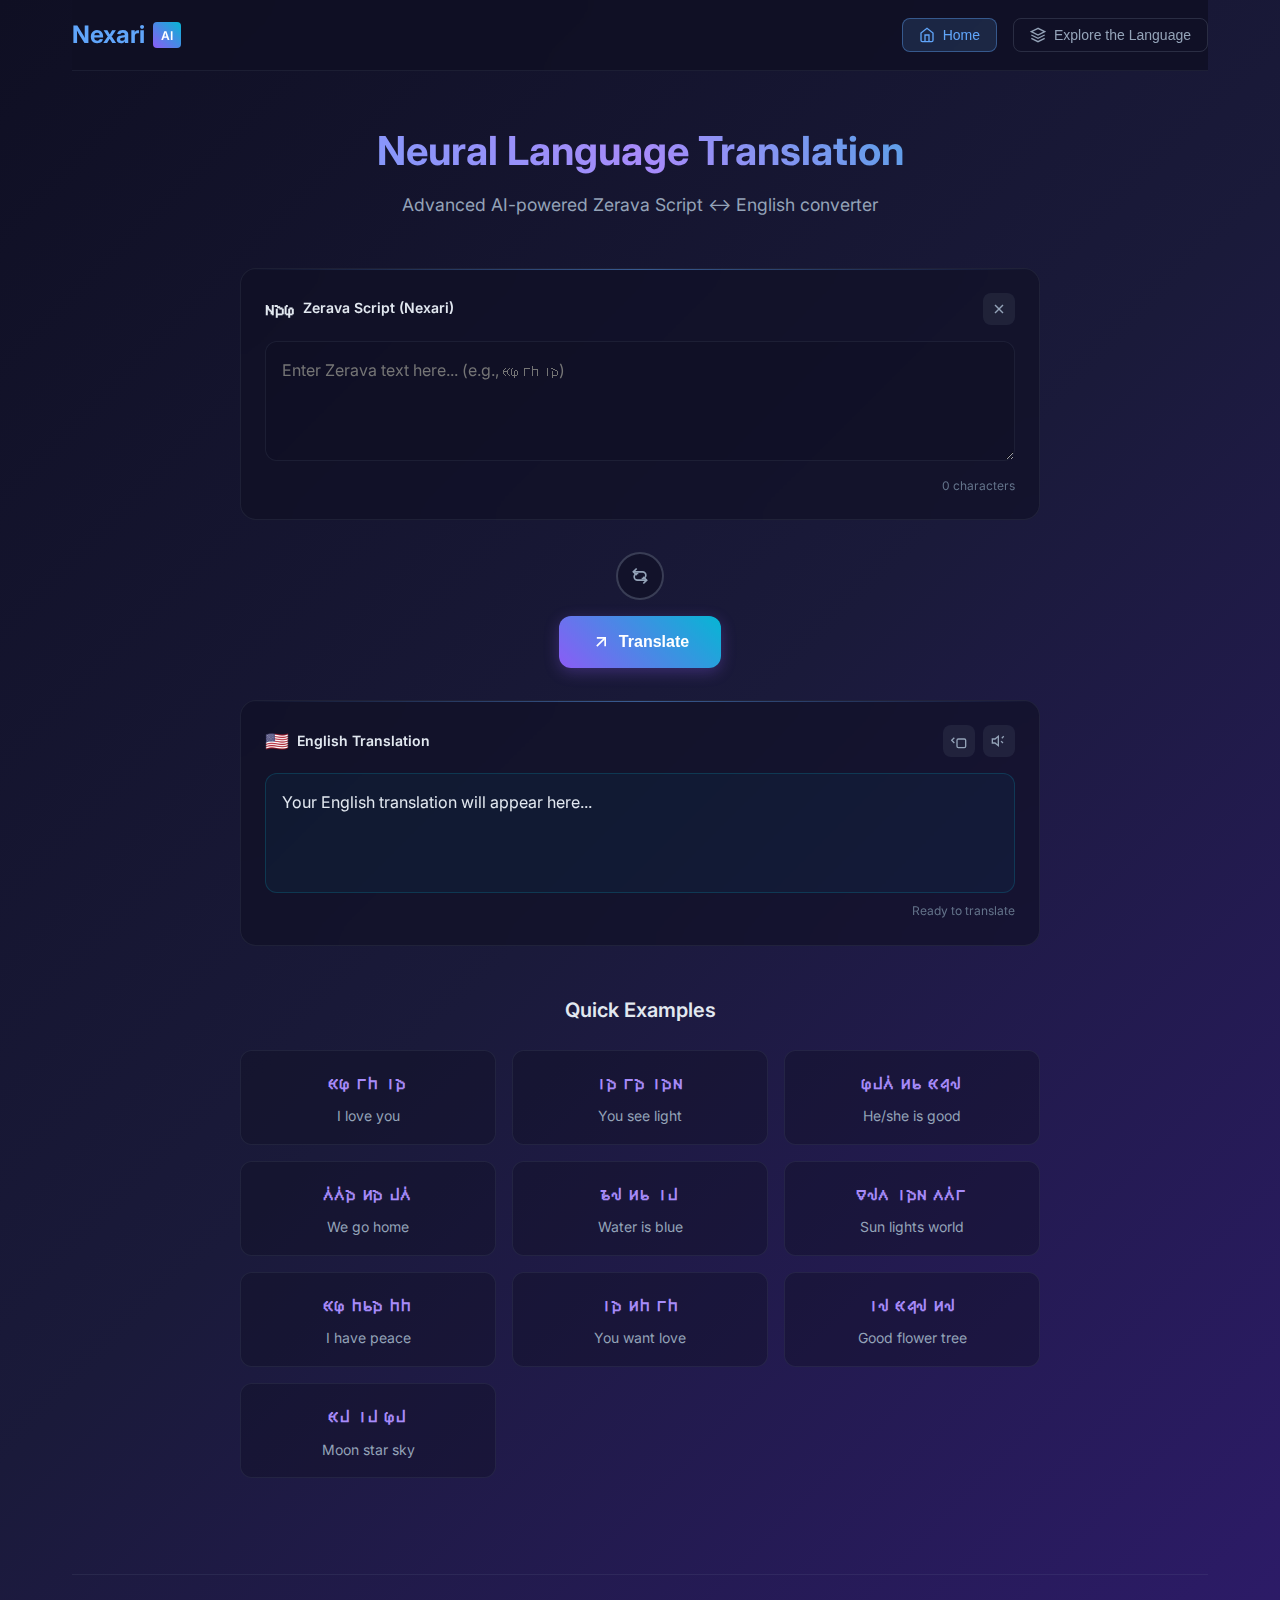
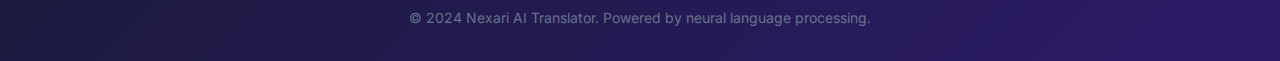
<file: index.html>
<!DOCTYPE html>
<html lang="en">
<head>
    <meta charset="UTF-8">
    <meta name="viewport" content="width=device-width, initial-scale=1.0">
    <title>Nexari Translator - AI Language Converter</title>
    <link href="https://fonts.googleapis.com/css2?family=Inter:wght@300;400;500;600;700&display=swap" rel="stylesheet">
    <link href="https://fonts.googleapis.com/css2?family=Noto+Sans+Phoenician&display=swap" rel="stylesheet">
    <link rel="stylesheet" href="css/style.css">
</head>
<body>
    <div class="container">
        <!-- Navigation -->
        <nav class="navbar">
            <div class="nav-content">
                <div class="nav-left">
                    <h1 class="logo">Nexari<span class="ai-badge">AI</span></h1>
                </div>
                <div class="nav-right">
                    <button id="homeBtn" class="nav-btn active">
                        <svg class="nav-icon" viewBox="0 0 24 24" fill="none" stroke="currentColor">
                            <path d="m3 9 9-7 9 7v11a2 2 0 0 1-2 2H5a2 2 0 0 1-2-2z"/>
                            <polyline points="9,22 9,12 15,12 15,22"/>
                        </svg>
                        Home
                    </button>
                    <button id="languageBtn" class="nav-btn">
                        <svg class="nav-icon" viewBox="0 0 24 24" fill="none" stroke="currentColor">
                            <path d="M12 2L2 7l10 5 10-5-10-5z"/>
                            <path d="m2 17 10 5 10-5"/>
                            <path d="m2 12 10 5 10-5"/>
                        </svg>
                        Explore the Language
                    </button>
                </div>
            </div>
        </nav>

        <!-- Main Translation Interface -->
        <main class="main-content">
            <div class="translator-header">
                <h2 class="translator-title">Neural Language Translation</h2>
                <p class="translator-subtitle">Advanced AI-powered Zerava Script ↔ English converter</p>
            </div>

            <div class="translator-container">
                <!-- Input Section -->
                <div class="translation-box input-box">
                    <div class="box-header">
                        <div class="language-label">
                            <span class="language-flag" id="inputFlag">🔮</span>
                            <span id="inputLangLabel">Nexari Language</span>
                        </div>
                        <div class="box-controls">
                            <button id="clearBtn" class="control-btn" title="Clear text">
                                <svg viewBox="0 0 24 24" fill="none" stroke="currentColor">
                                    <line x1="18" y1="6" x2="6" y2="18"/>
                                    <line x1="6" y1="6" x2="18" y2="18"/>
                                </svg>
                            </button>
                        </div>
                    </div>
                    <textarea 
                        id="inputText" 
                        class="text-area input-area" 
                        placeholder="Enter Nexari text here..."
                        spellcheck="false"
                    ></textarea>
                    <div class="character-count">
                        <span id="charCount">0</span> characters
                    </div>
                </div>

                <!-- Language Switch and Translate Button -->
                <div class="translate-section">
                    <div class="language-switch">
                        <button id="switchBtn" class="switch-btn" title="Switch Languages">
                            <svg class="switch-icon" viewBox="0 0 24 24" fill="none" stroke="currentColor">
                                <path d="M8 3L4 7l4 4"/>
                                <path d="M4 7h11a4 4 0 0 1 0 8h-1"/>
                                <path d="m16 21 4-4-4-4"/>
                                <path d="M20 17H9a4 4 0 0 1 0-8h1"/>
                            </svg>
                        </button>
                    </div>
                    <button id="translateBtn" class="translate-btn">
                        <svg class="translate-icon" viewBox="0 0 24 24" fill="none" stroke="currentColor">
                            <path d="M7 17L17 7"/>
                            <path d="M7 7h10v10"/>
                        </svg>
                        <span class="translate-text">Translate</span>
                        <div class="btn-glow"></div>
                    </button>
                    <div class="processing-indicator" id="processingIndicator">
                        <div class="processing-dots">
                            <span></span>
                            <span></span>
                            <span></span>
                        </div>
                        <span>AI Processing...</span>
                    </div>
                </div>

                <!-- Output Section -->
                <div class="translation-box output-box">
                    <div class="box-header">
                        <div class="language-label">
                            <span class="language-flag" id="outputFlag">🇺🇸</span>
                            <span id="outputLangLabel">English Translation</span>
                        </div>
                        <div class="box-controls">
                            <button id="copyBtn" class="control-btn" title="Copy translation">
                                <svg viewBox="0 0 24 24" fill="none" stroke="currentColor">
                                    <rect x="9" y="9" width="13" height="13" rx="2" ry="2"/>
                                    <path d="m5 15-4-4 4-4"/>
                                </svg>
                            </button>
                            <button id="speakBtn" class="control-btn" title="Speak translation">
                                <svg viewBox="0 0 24 24" fill="none" stroke="currentColor">
                                    <polygon points="11 5 6 9 2 9 2 15 6 15 11 19 11 5"/>
                                    <path d="m19.07 4.93-2.83 2.83"/>
                                    <path d="m17.94 15.06-2.83-2.83"/>
                                    <path d="M9.5 12h.01"/>
                                </svg>
                            </button>
                        </div>
                    </div>
                    <div id="outputText" class="text-area output-area">
                        Your English translation will appear here...
                    </div>
                    <div class="translation-info" id="translationInfo">
                        Ready to translate
                    </div>
                </div>
            </div>

            <!-- Quick Examples -->
            <div class="examples-section">
                <h3 class="examples-title">Quick Examples</h3>
                <div class="examples-grid" id="examplesGrid">
                    <!-- Examples will be populated by JavaScript -->
                </div>
            </div>
        </main>

        <!-- Footer -->
        <footer class="footer">
            <p>&copy; 2024 Nexari AI Translator. Powered by neural language processing.</p>
        </footer>
    </div>

    <!-- Toast Notification -->
    <div id="toast" class="toast">
        <div class="toast-content">
            <svg class="toast-icon" viewBox="0 0 24 24" fill="none" stroke="currentColor">
                <polyline points="20 6 9 17 4 12"/>
            </svg>
            <span class="toast-message"></span>
        </div>
    </div>

    <script src="js/nexari-language.js"></script>
    <script src="js/translator.js"></script>
</body>
</html>
</file>
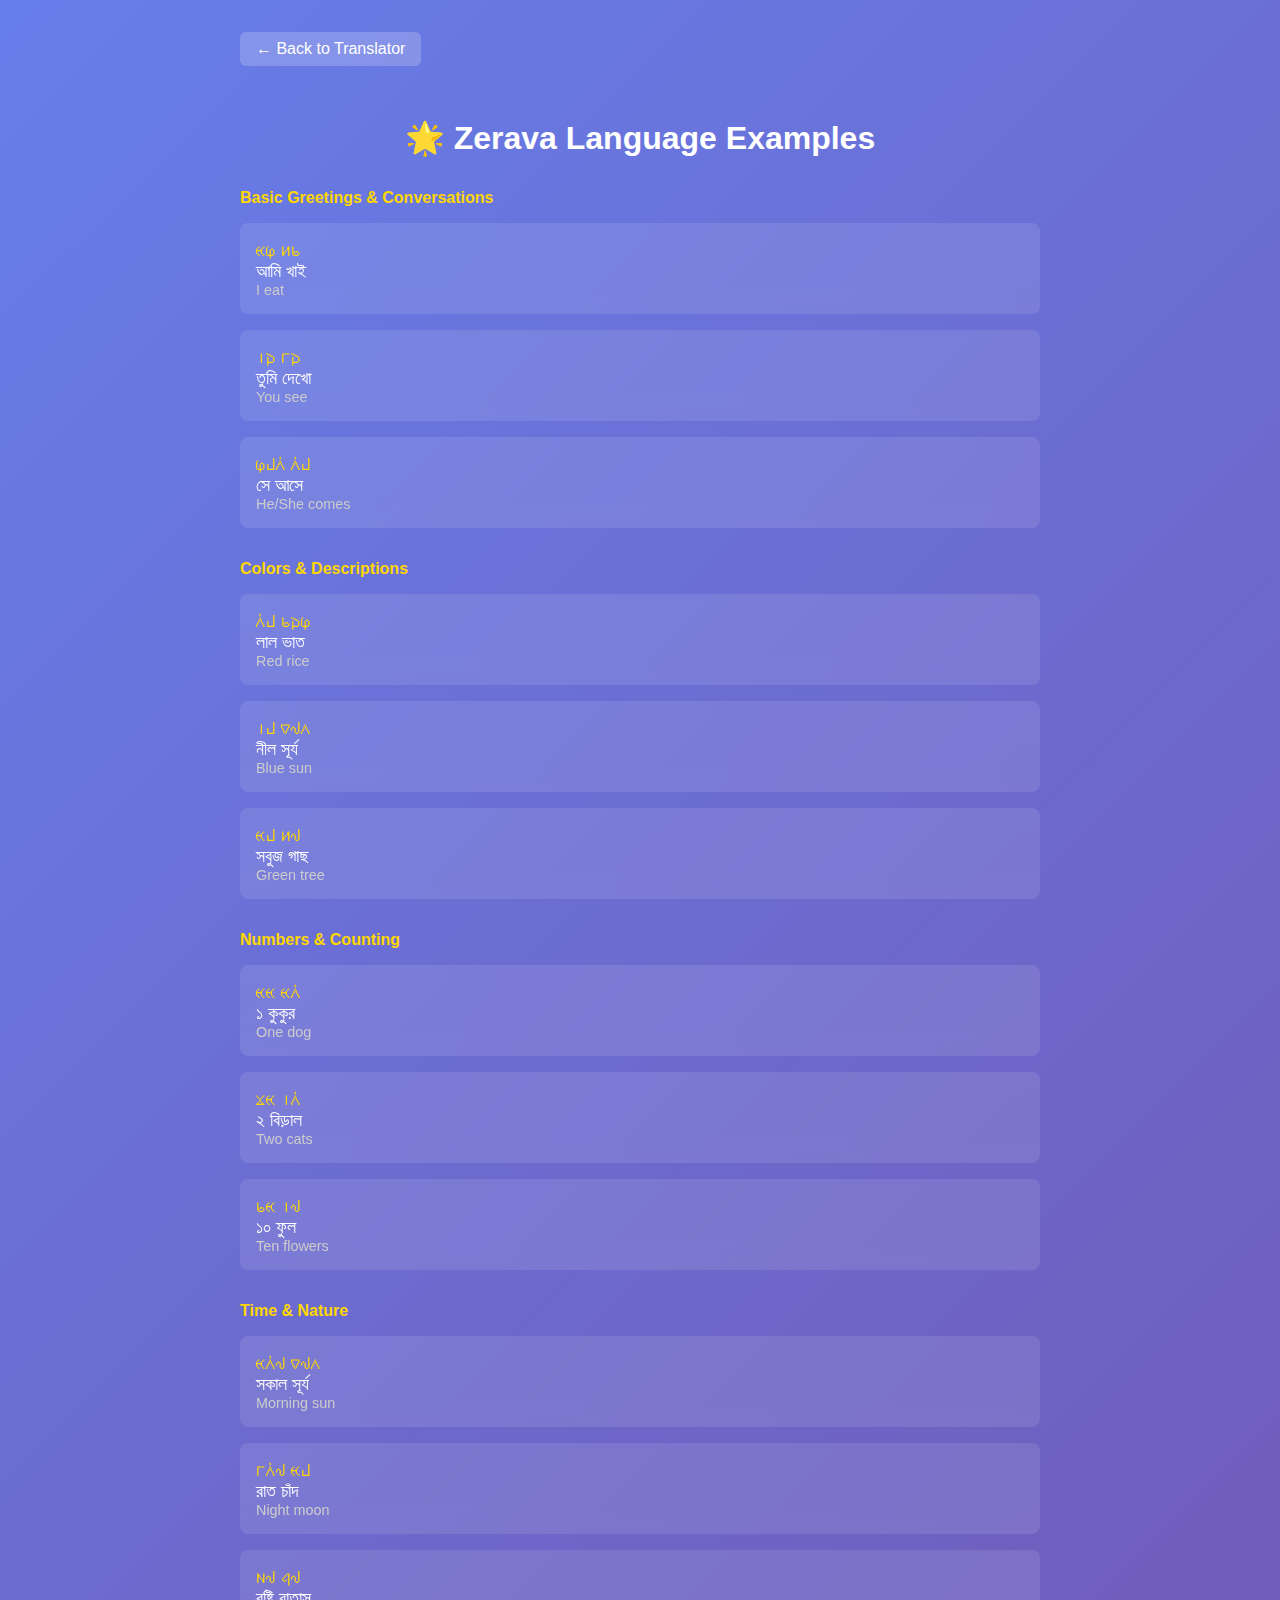
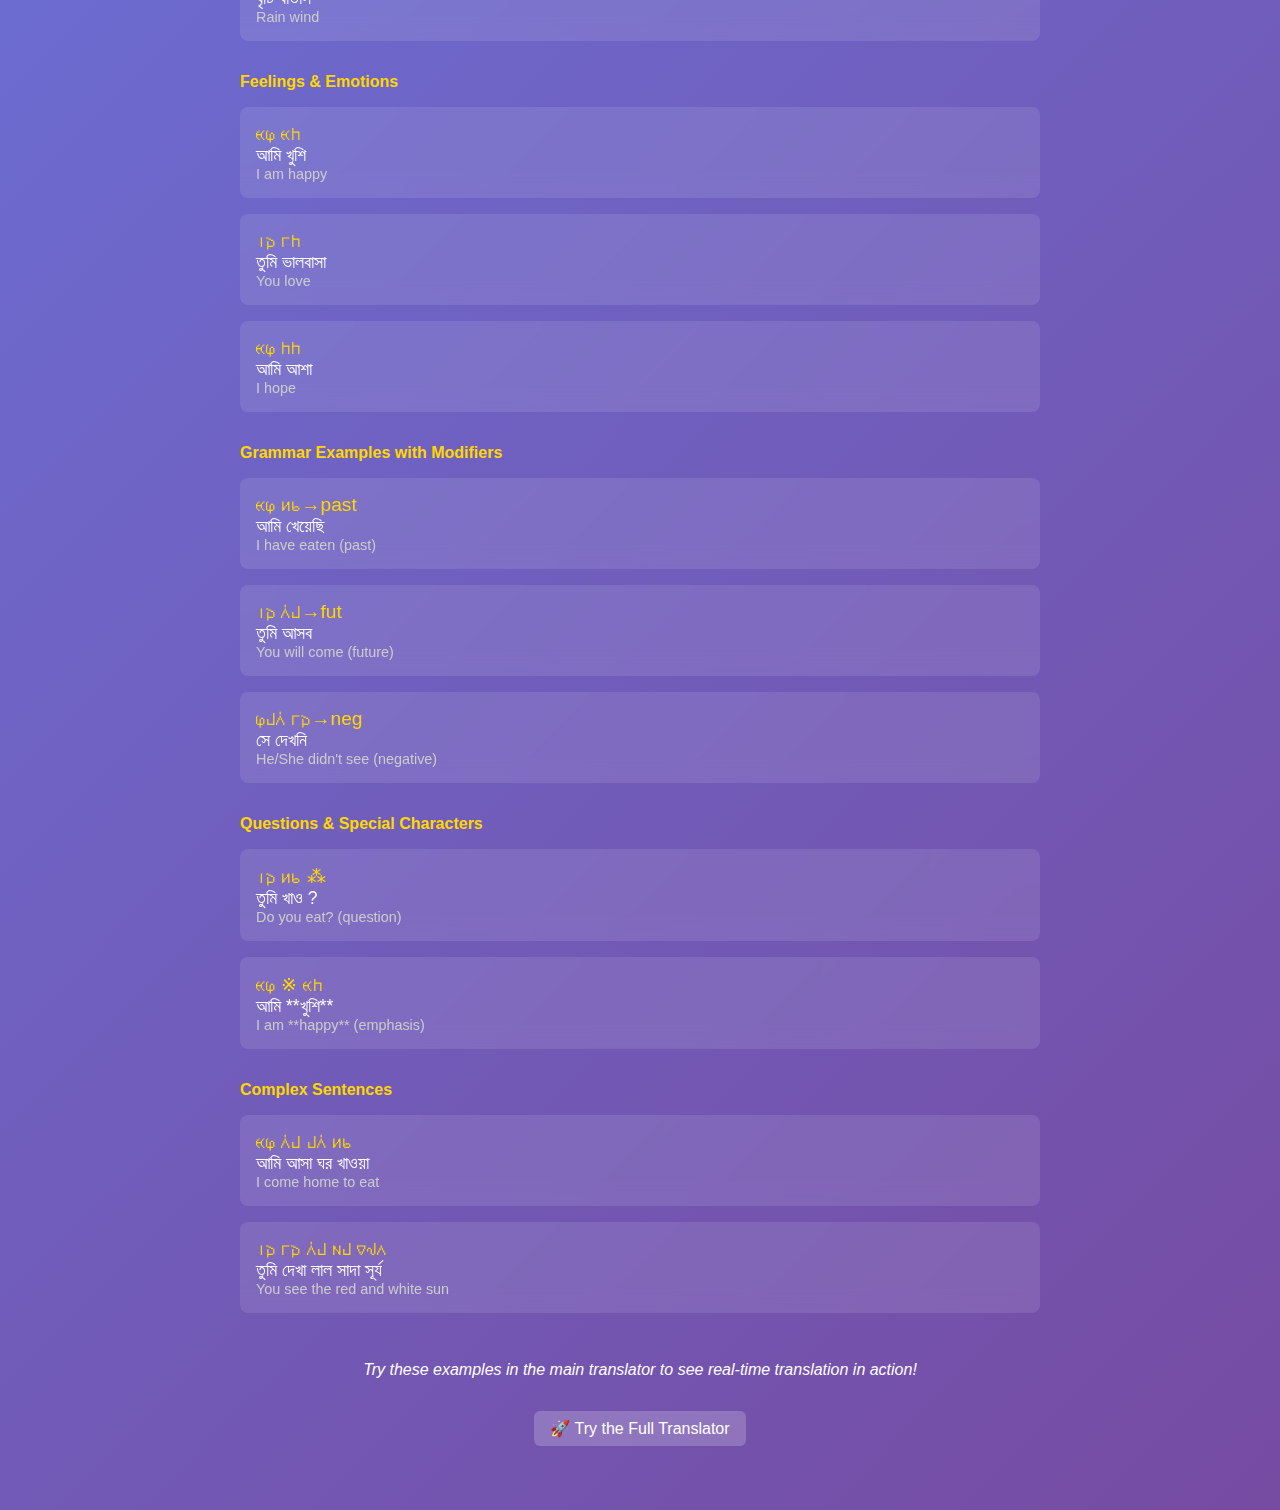
<file: demo-examples.html>
<!DOCTYPE html>
<html lang="en">
<head>
    <meta charset="UTF-8">
    <meta name="viewport" content="width=device-width, initial-scale=1.0">
    <title>Zerava Translator - Examples</title>
    <style>
        body {
            font-family: 'Inter', sans-serif;
            max-width: 800px;
            margin: 0 auto;
            padding: 2rem;
            background: linear-gradient(135deg, #667eea 0%, #764ba2 100%);
            color: white;
        }
        .example {
            background: rgba(255,255,255,0.1);
            padding: 1rem;
            margin: 1rem 0;
            border-radius: 8px;
            backdrop-filter: blur(10px);
        }
        .zerava { font-size: 1.2rem; color: #ffd700; }
        .bengali { font-size: 1.1rem; color: #fff; }
        .english { font-size: 0.9rem; color: #ccc; }
        h1 { text-align: center; margin-bottom: 2rem; }
        .category { font-weight: bold; margin-top: 2rem; color: #ffd700; }
        .back-link {
            display: inline-block;
            margin-bottom: 2rem;
            background: rgba(255,255,255,0.2);
            padding: 0.5rem 1rem;
            border-radius: 6px;
            text-decoration: none;
            color: white;
        }
    </style>
</head>
<body>
    <a href="index.html" class="back-link">← Back to Translator</a>
    
    <h1>🌟 Zerava Language Examples</h1>
    
    <div class="category">Basic Greetings & Conversations</div>
    
    <div class="example">
        <div class="zerava">𐔀𐔋 𐔍𐔉</div>
        <div class="bengali">আমি খাই</div>
        <div class="english">I eat</div>
    </div>
    
    <div class="example">
        <div class="zerava">𐔎𐔂 𐔏𐔂</div>
        <div class="bengali">তুমি দেখো</div>
        <div class="english">You see</div>
    </div>
    
    <div class="example">
        <div class="zerava">𐔋𐔄𐔑 𐔑𐔄</div>
        <div class="bengali">সে আসে</div>
        <div class="english">He/She comes</div>
    </div>
    
    <div class="category">Colors & Descriptions</div>
    
    <div class="example">
        <div class="zerava">𐔑𐔄 𐔉𐔂𐔋</div>
        <div class="bengali">লাল ভাত</div>
        <div class="english">Red rice</div>
    </div>
    
    <div class="example">
        <div class="zerava">𐔎𐔄 𐔆𐔃𐔐</div>
        <div class="bengali">নীল সূর্য</div>
        <div class="english">Blue sun</div>
    </div>
    
    <div class="example">
        <div class="zerava">𐔀𐔄 𐔍𐔃</div>
        <div class="bengali">সবুজ গাছ</div>
        <div class="english">Green tree</div>
    </div>
    
    <div class="category">Numbers & Counting</div>
    
    <div class="example">
        <div class="zerava">𐔀𐔀 𐔀𐔑</div>
        <div class="bengali">১ কুকুর</div>
        <div class="english">One dog</div>
    </div>
    
    <div class="example">
        <div class="zerava">𐔁𐔀 𐔎𐔑</div>
        <div class="bengali">২ বিড়াল</div>
        <div class="english">Two cats</div>
    </div>
    
    <div class="example">
        <div class="zerava">𐔉𐔀 𐔎𐔃</div>
        <div class="bengali">১০ ফুল</div>
        <div class="english">Ten flowers</div>
    </div>
    
    <div class="category">Time & Nature</div>
    
    <div class="example">
        <div class="zerava">𐔀𐔑𐔃 𐔆𐔃𐔐</div>
        <div class="bengali">সকাল সূর্য</div>
        <div class="english">Morning sun</div>
    </div>
    
    <div class="example">
        <div class="zerava">𐔏𐔑𐔃 𐔀𐔄</div>
        <div class="bengali">রাত চাঁদ</div>
        <div class="english">Night moon</div>
    </div>
    
    <div class="example">
        <div class="zerava">𐔓𐔃 𐔔𐔃</div>
        <div class="bengali">বৃষ্টি বাতাস</div>
        <div class="english">Rain wind</div>
    </div>
    
    <div class="category">Feelings & Emotions</div>
    
    <div class="example">
        <div class="zerava">𐔀𐔋 𐔀𐔒</div>
        <div class="bengali">আমি খুশি</div>
        <div class="english">I am happy</div>
    </div>
    
    <div class="example">
        <div class="zerava">𐔎𐔂 𐔏𐔒</div>
        <div class="bengali">তুমি ভালবাসা</div>
        <div class="english">You love</div>
    </div>
    
    <div class="example">
        <div class="zerava">𐔀𐔋 𐔒𐔒</div>
        <div class="bengali">আমি আশা</div>
        <div class="english">I hope</div>
    </div>
    
    <div class="category">Grammar Examples with Modifiers</div>
    
    <div class="example">
        <div class="zerava">𐔀𐔋 𐔍𐔉→past</div>
        <div class="bengali">আমি খেয়েছি</div>
        <div class="english">I have eaten (past)</div>
    </div>
    
    <div class="example">
        <div class="zerava">𐔎𐔂 𐔑𐔄→fut</div>
        <div class="bengali">তুমি আসব</div>
        <div class="english">You will come (future)</div>
    </div>
    
    <div class="example">
        <div class="zerava">𐔋𐔄𐔑 𐔏𐔂→neg</div>
        <div class="bengali">সে দেখনি</div>
        <div class="english">He/She didn't see (negative)</div>
    </div>
    
    <div class="category">Questions & Special Characters</div>
    
    <div class="example">
        <div class="zerava">𐔎𐔂 𐔍𐔉 ⁂</div>
        <div class="bengali">তুমি খাও ?</div>
        <div class="english">Do you eat? (question)</div>
    </div>
    
    <div class="example">
        <div class="zerava">𐔀𐔋 ※ 𐔀𐔒</div>
        <div class="bengali">আমি **খুশি**</div>
        <div class="english">I am **happy** (emphasis)</div>
    </div>
    
    <div class="category">Complex Sentences</div>
    
    <div class="example">
        <div class="zerava">𐔀𐔋 𐔑𐔄 𐔄𐔑 𐔍𐔉</div>
        <div class="bengali">আমি আসা ঘর খাওয়া</div>
        <div class="english">I come home to eat</div>
    </div>
    
    <div class="example">
        <div class="zerava">𐔎𐔂 𐔏𐔂 𐔑𐔄 𐔓𐔄 𐔆𐔃𐔐</div>
        <div class="bengali">তুমি দেখা লাল সাদা সূর্য</div>
        <div class="english">You see the red and white sun</div>
    </div>
    
    <p style="text-align: center; margin-top: 3rem; font-style: italic;">
        Try these examples in the main translator to see real-time translation in action!
    </p>
    
    <div style="text-align: center; margin-top: 2rem;">
        <a href="index.html" class="back-link">🚀 Try the Full Translator</a>
    </div>
</body>
</html>
</file>
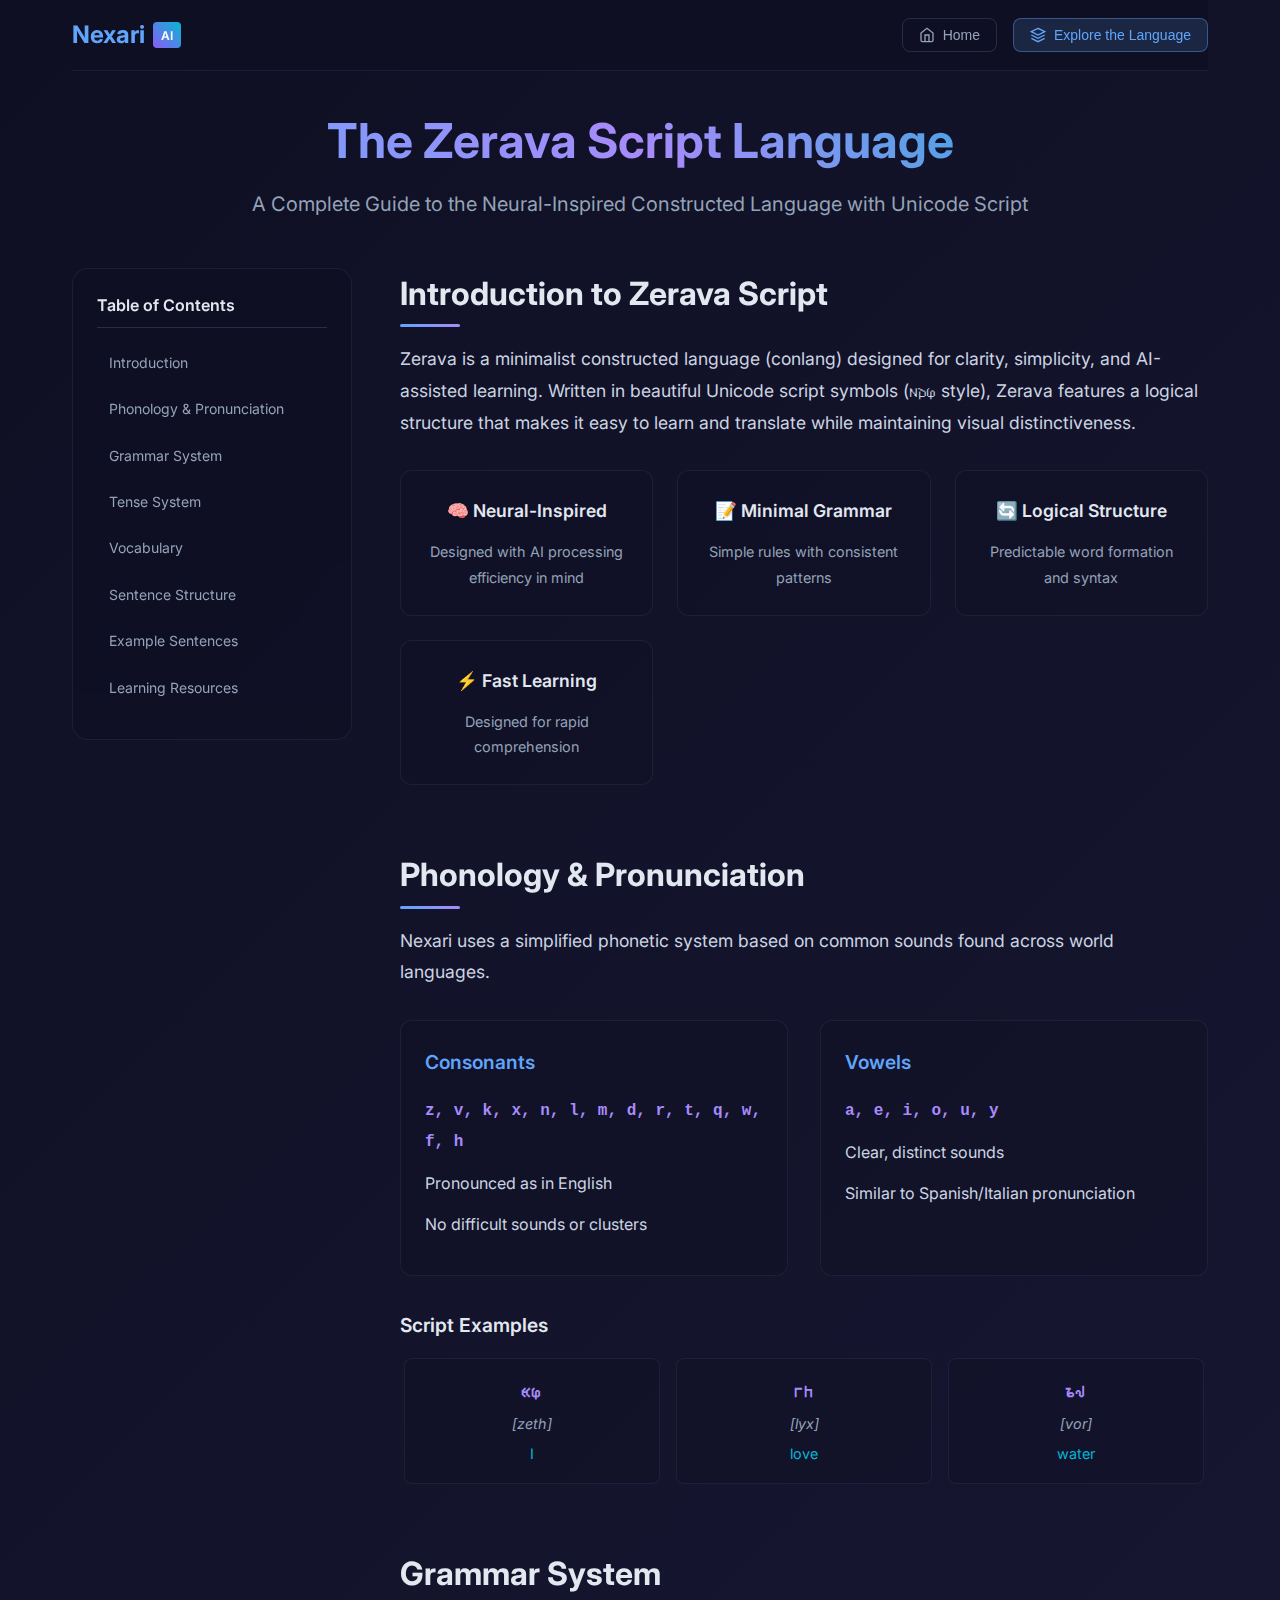
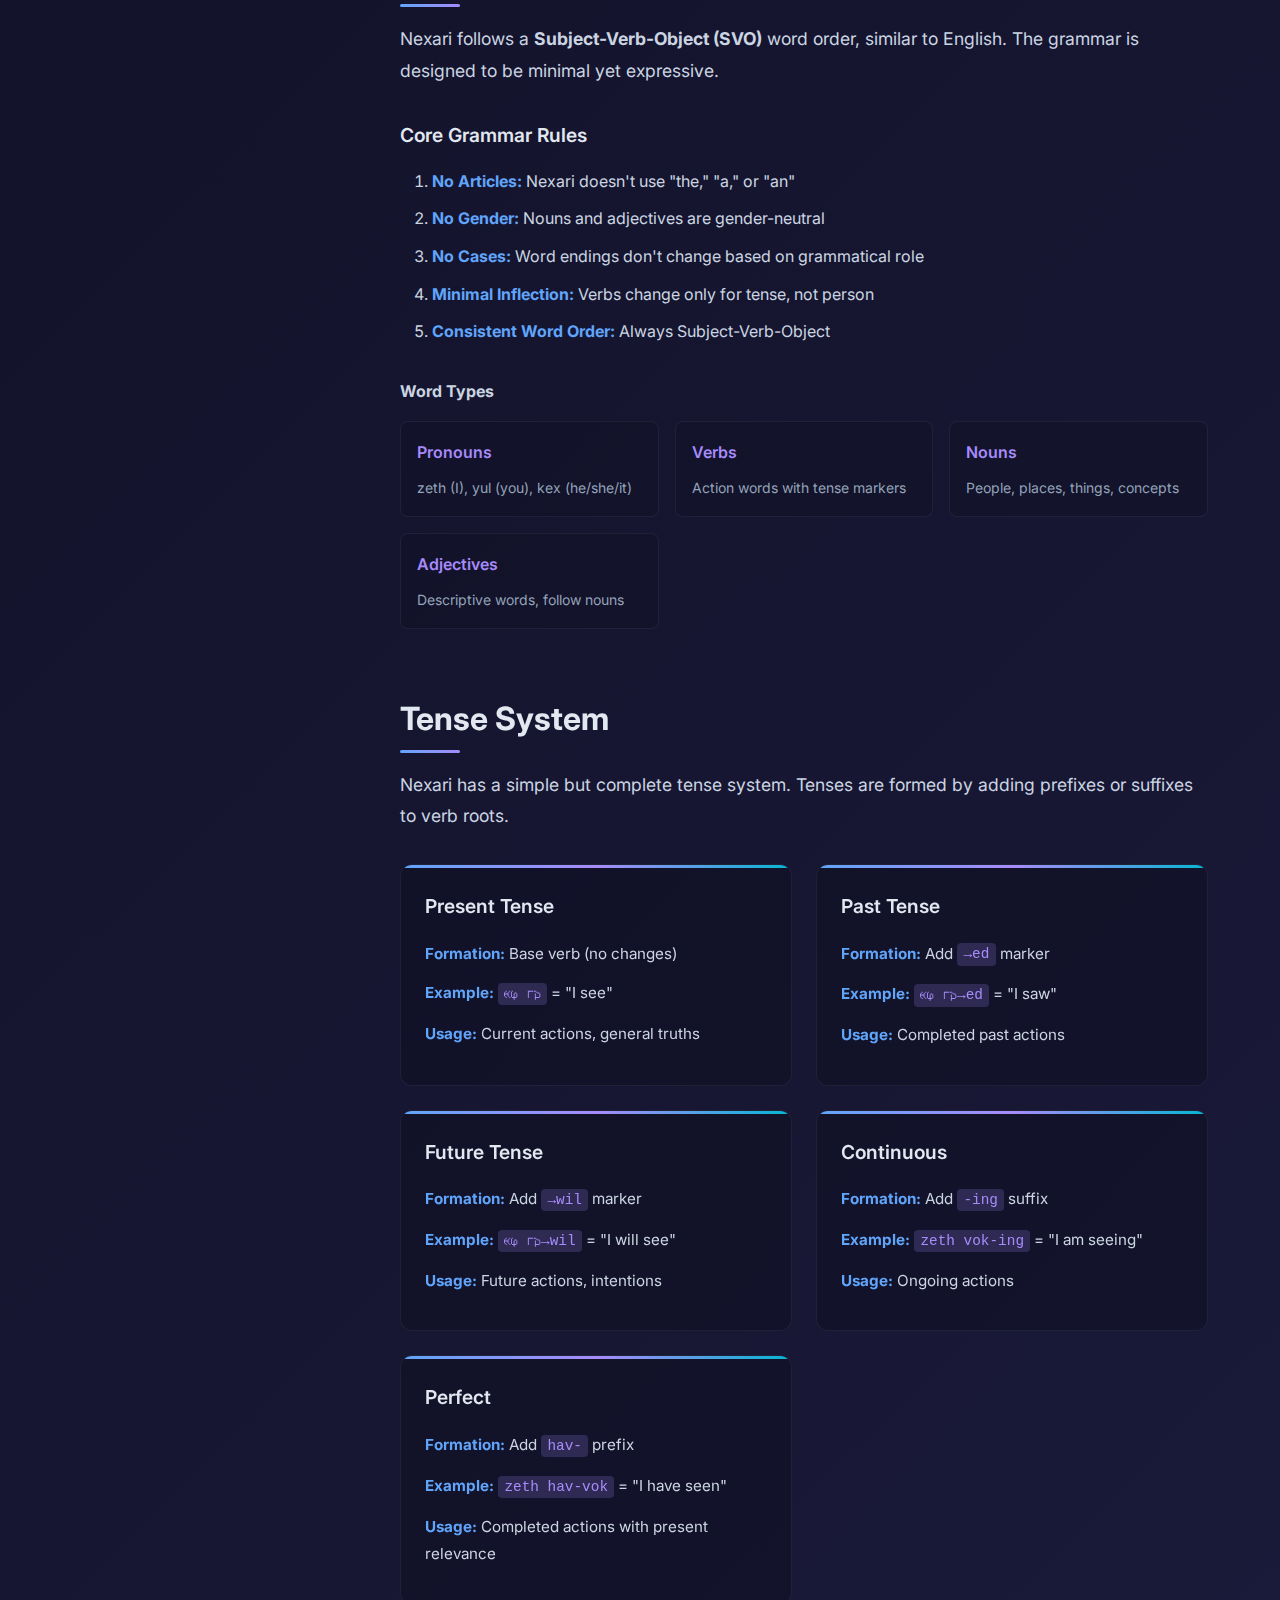
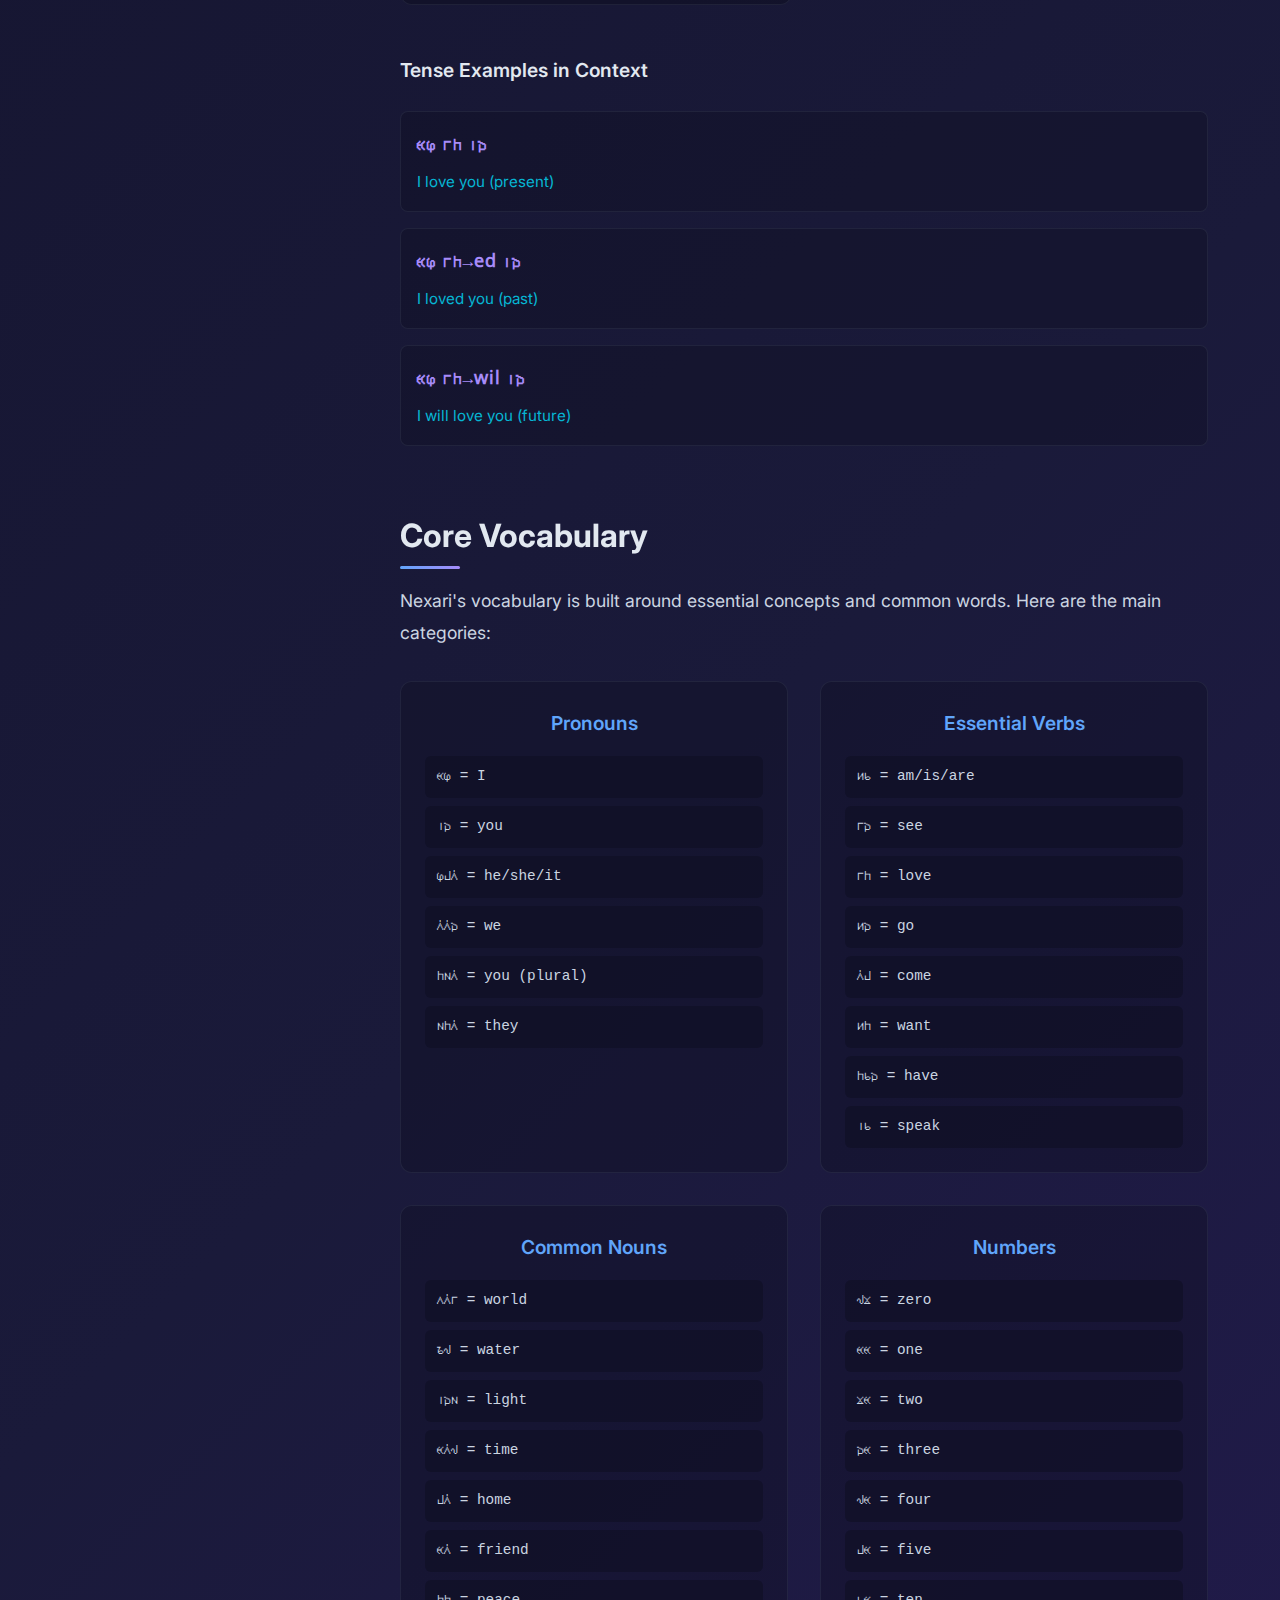
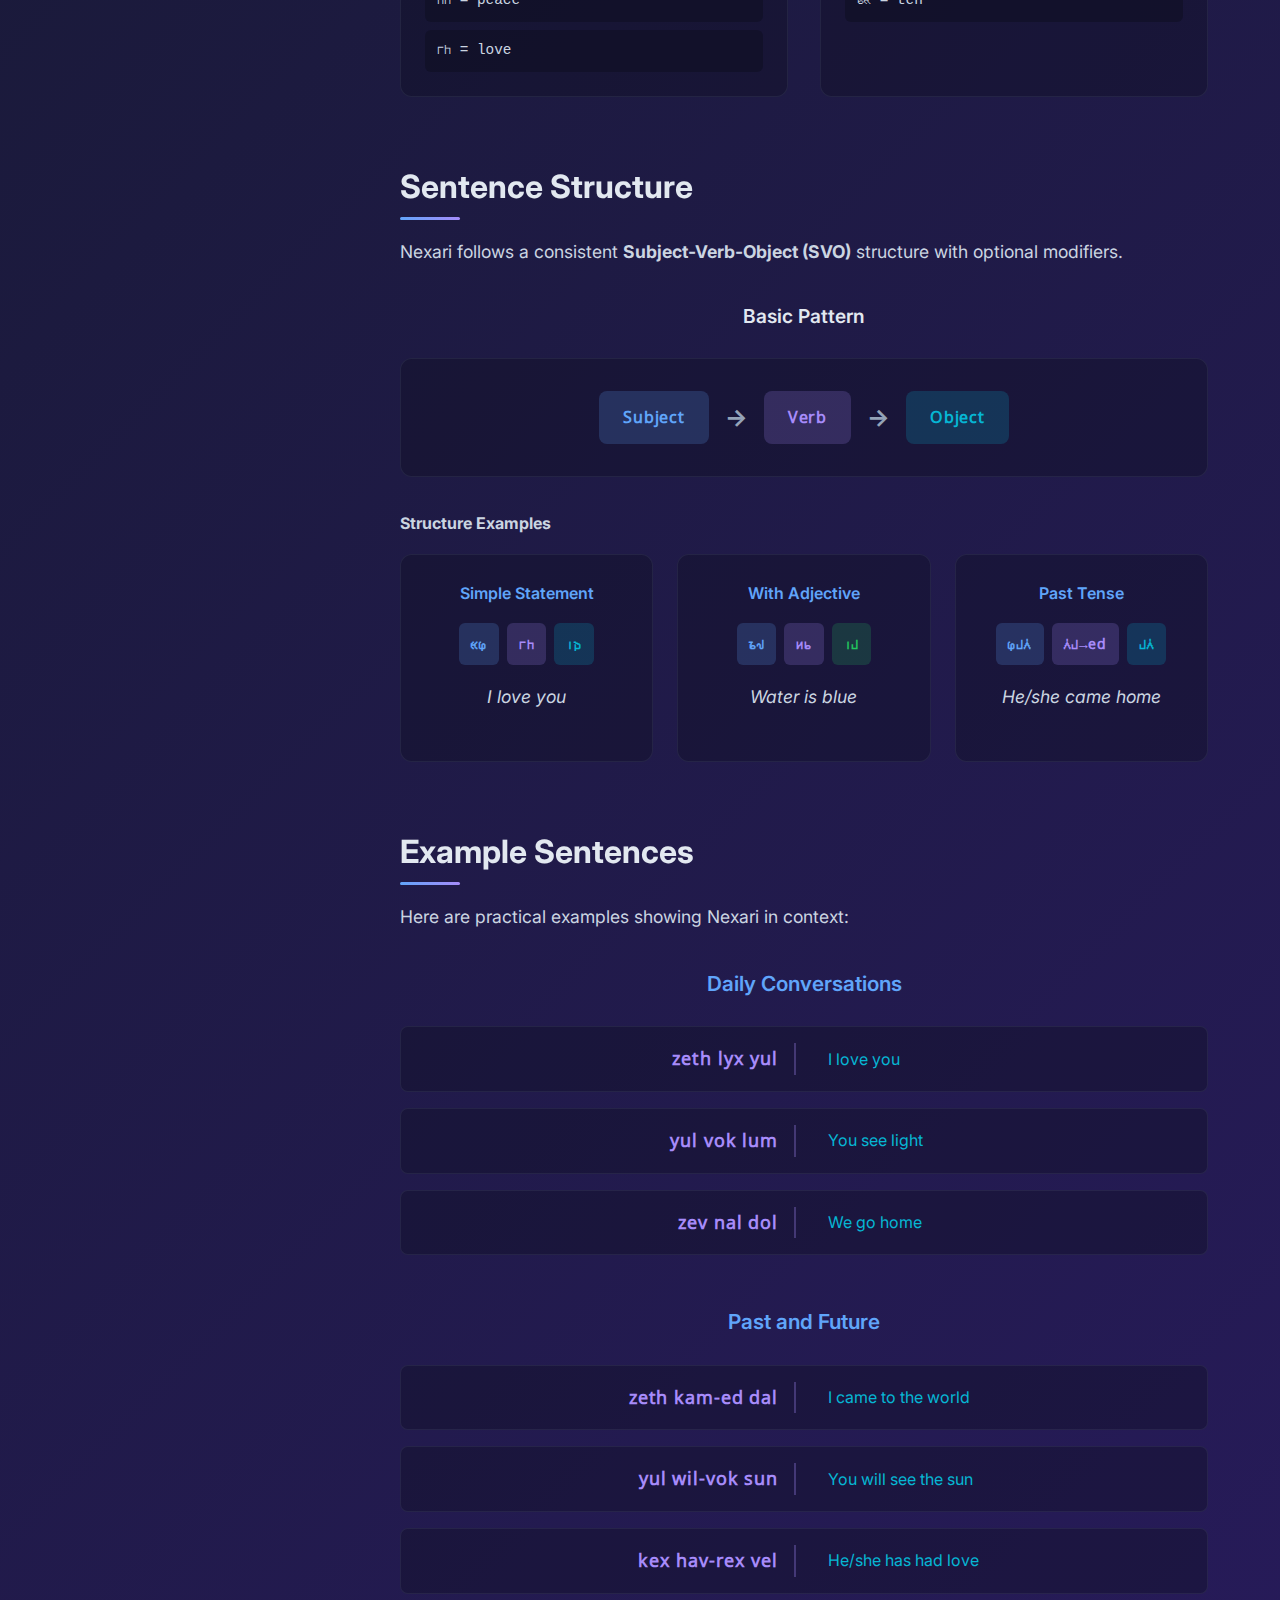
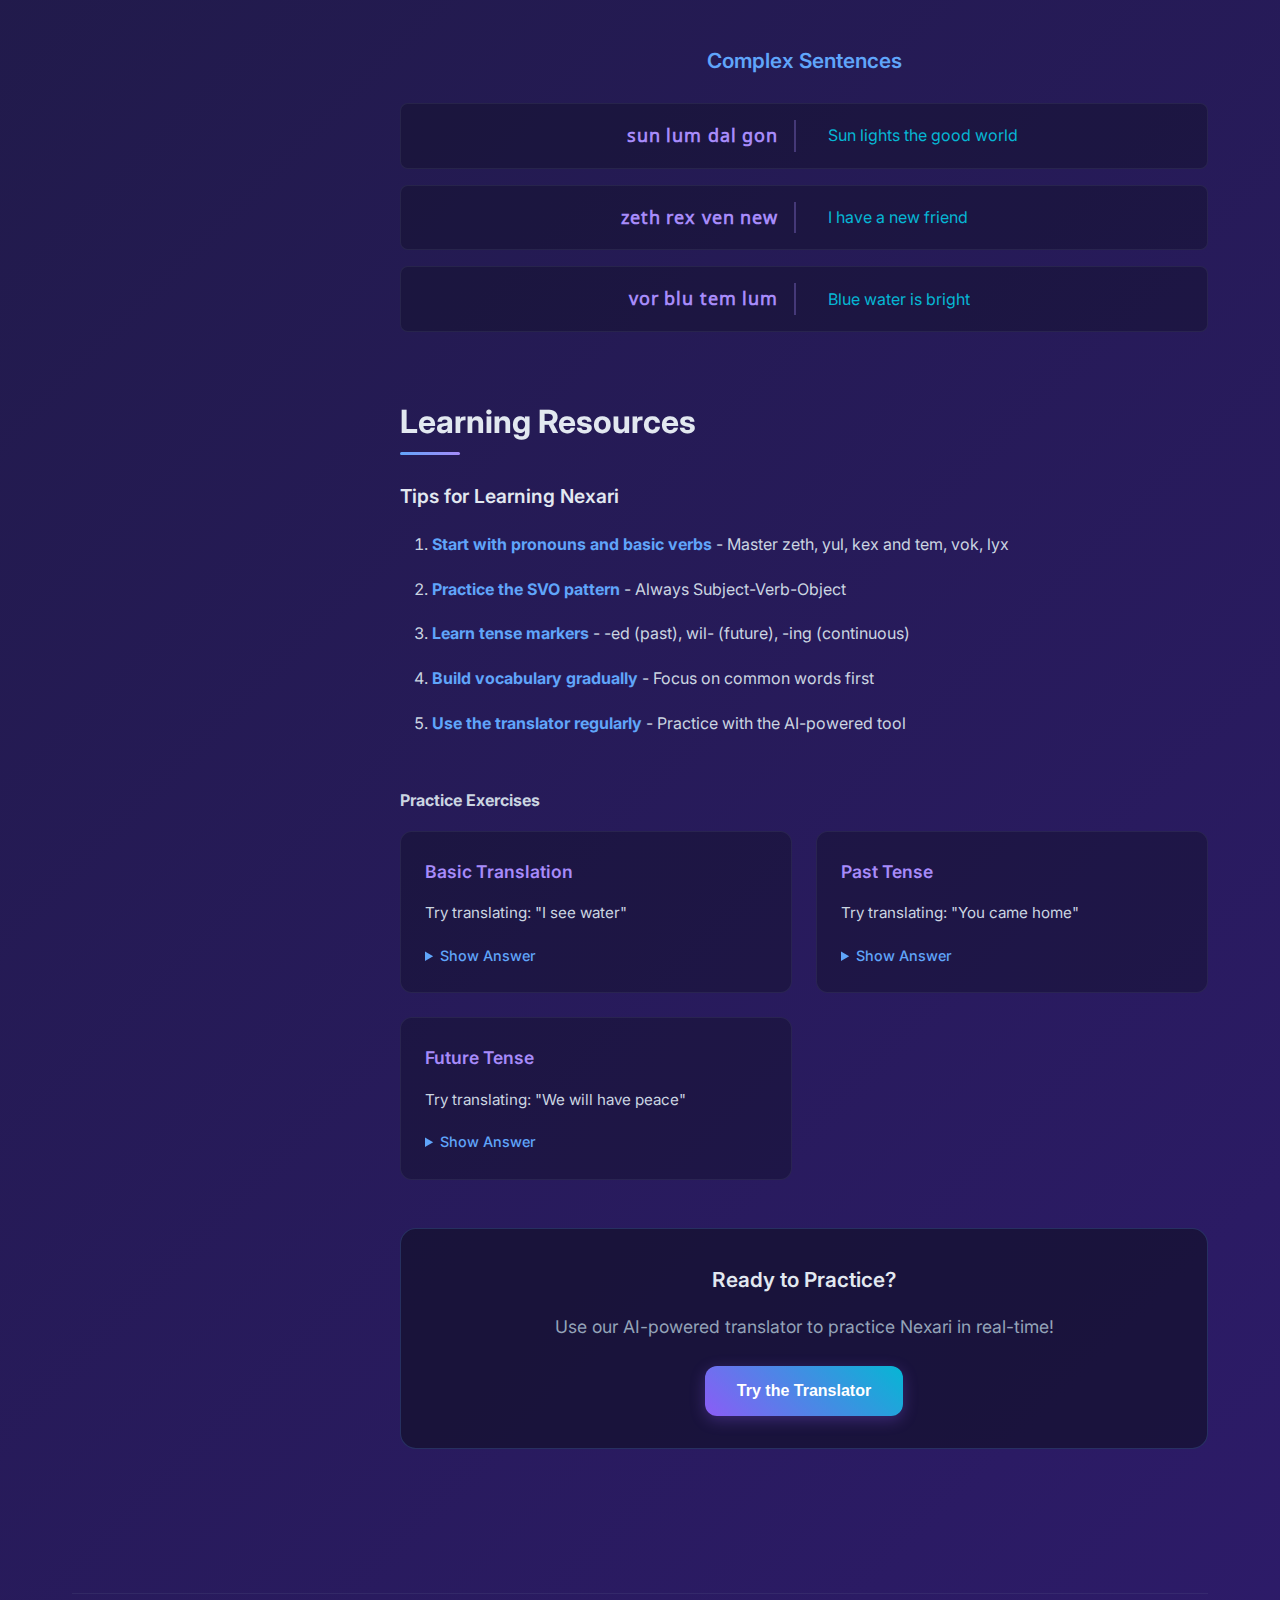
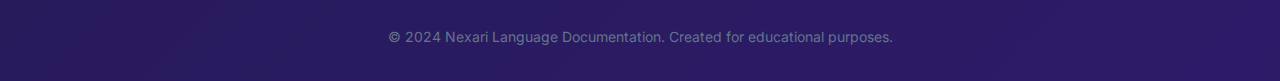
<file: language.html>
<!DOCTYPE html>
<html lang="en">
<head>
    <meta charset="UTF-8">
    <meta name="viewport" content="width=device-width, initial-scale=1.0">
    <title>Nexari Language Guide - Complete Documentation</title>
    <link href="https://fonts.googleapis.com/css2?family=Inter:wght@300;400;500;600;700&display=swap" rel="stylesheet">
    <link href="https://fonts.googleapis.com/css2?family=Noto+Sans+Phoenician&display=swap" rel="stylesheet">
    <link rel="stylesheet" href="css/style.css">
    <link rel="stylesheet" href="css/documentation.css">
</head>
<body>
    <div class="container">
        <!-- Navigation -->
        <nav class="navbar">
            <div class="nav-content">
                <div class="nav-left">
                    <h1 class="logo">Nexari<span class="ai-badge">AI</span></h1>
                </div>
                <div class="nav-right">
                    <button id="homeBtn" class="nav-btn">
                        <svg class="nav-icon" viewBox="0 0 24 24" fill="none" stroke="currentColor">
                            <path d="m3 9 9-7 9 7v11a2 2 0 0 1-2 2H5a2 2 0 0 1-2-2z"/>
                            <polyline points="9,22 9,12 15,12 15,22"/>
                        </svg>
                        Home
                    </button>
                    <button id="languageBtn" class="nav-btn active">
                        <svg class="nav-icon" viewBox="0 0 24 24" fill="none" stroke="currentColor">
                            <path d="M12 2L2 7l10 5 10-5-10-5z"/>
                            <path d="m2 17 10 5 10-5"/>
                            <path d="m2 12 10 5 10-5"/>
                        </svg>
                        Explore the Language
                    </button>
                </div>
            </div>
        </nav>

        <!-- Main Documentation Content -->
        <main class="documentation-content">
            <div class="doc-header">
                <h1 class="doc-title">The Zerava Script Language</h1>
                <p class="doc-subtitle">A Complete Guide to the Neural-Inspired Constructed Language with Unicode Script</p>
            </div>

            <div class="doc-container">
                <!-- Table of Contents -->
                <aside class="toc-sidebar">
                    <div class="toc-content">
                        <h3>Table of Contents</h3>
                        <ul class="toc-list">
                            <li><a href="#introduction">Introduction</a></li>
                            <li><a href="#phonology">Phonology & Pronunciation</a></li>
                            <li><a href="#grammar">Grammar System</a></li>
                            <li><a href="#tenses">Tense System</a></li>
                            <li><a href="#vocabulary">Vocabulary</a></li>
                            <li><a href="#sentence-structure">Sentence Structure</a></li>
                            <li><a href="#examples">Example Sentences</a></li>
                            <li><a href="#learning">Learning Resources</a></li>
                        </ul>
                    </div>
                </aside>

                <!-- Main Documentation -->
                <article class="doc-main">
                    <!-- Introduction Section -->
                    <section id="introduction" class="doc-section">
                        <h2 class="section-title">Introduction to Zerava Script</h2>
                        <div class="section-content">
                            <p>Zerava is a minimalist constructed language (conlang) designed for clarity, simplicity, and AI-assisted learning. Written in beautiful Unicode script symbols (𐔓𐔂𐔋 style), Zerava features a logical structure that makes it easy to learn and translate while maintaining visual distinctiveness.</p>
                            
                            <div class="feature-grid">
                                <div class="feature-card">
                                    <h4>🧠 Neural-Inspired</h4>
                                    <p>Designed with AI processing efficiency in mind</p>
                                </div>
                                <div class="feature-card">
                                    <h4>📝 Minimal Grammar</h4>
                                    <p>Simple rules with consistent patterns</p>
                                </div>
                                <div class="feature-card">
                                    <h4>🔄 Logical Structure</h4>
                                    <p>Predictable word formation and syntax</p>
                                </div>
                                <div class="feature-card">
                                    <h4>⚡ Fast Learning</h4>
                                    <p>Designed for rapid comprehension</p>
                                </div>
                            </div>
                        </div>
                    </section>

                    <!-- Phonology Section -->
                    <section id="phonology" class="doc-section">
                        <h2 class="section-title">Phonology & Pronunciation</h2>
                        <div class="section-content">
                            <p>Nexari uses a simplified phonetic system based on common sounds found across world languages.</p>
                            
                            <div class="phonology-grid">
                                <div class="phonology-card">
                                    <h4>Consonants</h4>
                                    <ul>
                                        <li><strong>z, v, k, x, n, l, m, d, r, t, q, w, f, h</strong></li>
                                        <li>Pronounced as in English</li>
                                        <li>No difficult sounds or clusters</li>
                                    </ul>
                                </div>
                                <div class="phonology-card">
                                    <h4>Vowels</h4>
                                    <ul>
                                        <li><strong>a, e, i, o, u, y</strong></li>
                                        <li>Clear, distinct sounds</li>
                                        <li>Similar to Spanish/Italian pronunciation</li>
                                    </ul>
                                </div>
                            </div>

                            <div class="pronunciation-examples">
                                <h4>Script Examples</h4>
                                <div class="examples-grid">
                                    <div class="example-item">
                                        <span class="nexari">𐔀𐔋</span>
                                        <span class="pronunciation">[zeth]</span>
                                        <span class="meaning">I</span>
                                    </div>
                                    <div class="example-item">
                                        <span class="nexari">𐔏𐔒</span>
                                        <span class="pronunciation">[lyx]</span>
                                        <span class="meaning">love</span>
                                    </div>
                                    <div class="example-item">
                                        <span class="nexari">𐔊𐔃</span>
                                        <span class="pronunciation">[vor]</span>
                                        <span class="meaning">water</span>
                                    </div>
                                </div>
                            </div>
                        </div>
                    </section>

                    <!-- Grammar Section -->
                    <section id="grammar" class="doc-section">
                        <h2 class="section-title">Grammar System</h2>
                        <div class="section-content">
                            <p>Nexari follows a <strong>Subject-Verb-Object (SVO)</strong> word order, similar to English. The grammar is designed to be minimal yet expressive.</p>

                            <div class="grammar-rules">
                                <h4>Core Grammar Rules</h4>
                                <ol>
                                    <li><strong>No Articles:</strong> Nexari doesn't use "the," "a," or "an"</li>
                                    <li><strong>No Gender:</strong> Nouns and adjectives are gender-neutral</li>
                                    <li><strong>No Cases:</strong> Word endings don't change based on grammatical role</li>
                                    <li><strong>Minimal Inflection:</strong> Verbs change only for tense, not person</li>
                                    <li><strong>Consistent Word Order:</strong> Always Subject-Verb-Object</li>
                                </ol>
                            </div>

                            <div class="word-types">
                                <h4>Word Types</h4>
                                <div class="word-type-grid">
                                    <div class="word-type-card">
                                        <h5>Pronouns</h5>
                                        <p>zeth (I), yul (you), kex (he/she/it)</p>
                                    </div>
                                    <div class="word-type-card">
                                        <h5>Verbs</h5>
                                        <p>Action words with tense markers</p>
                                    </div>
                                    <div class="word-type-card">
                                        <h5>Nouns</h5>
                                        <p>People, places, things, concepts</p>
                                    </div>
                                    <div class="word-type-card">
                                        <h5>Adjectives</h5>
                                        <p>Descriptive words, follow nouns</p>
                                    </div>
                                </div>
                            </div>
                        </div>
                    </section>

                    <!-- Tenses Section -->
                    <section id="tenses" class="doc-section">
                        <h2 class="section-title">Tense System</h2>
                        <div class="section-content">
                            <p>Nexari has a simple but complete tense system. Tenses are formed by adding prefixes or suffixes to verb roots.</p>

                            <div class="tense-grid">
                                <div class="tense-card">
                                    <h4>Present Tense</h4>
                                    <div class="tense-info">
                                        <p><strong>Formation:</strong> Base verb (no changes)</p>
                                        <p><strong>Example:</strong> <code>𐔀𐔋 𐔏𐔂</code> = "I see"</p>
                                        <p><strong>Usage:</strong> Current actions, general truths</p>
                                    </div>
                                </div>

                                <div class="tense-card">
                                    <h4>Past Tense</h4>
                                    <div class="tense-info">
                                        <p><strong>Formation:</strong> Add <code>→ed</code> marker</p>
                                        <p><strong>Example:</strong> <code>𐔀𐔋 𐔏𐔂→ed</code> = "I saw"</p>
                                        <p><strong>Usage:</strong> Completed past actions</p>
                                    </div>
                                </div>

                                <div class="tense-card">
                                    <h4>Future Tense</h4>
                                    <div class="tense-info">
                                        <p><strong>Formation:</strong> Add <code>→wil</code> marker</p>
                                        <p><strong>Example:</strong> <code>𐔀𐔋 𐔏𐔂→wil</code> = "I will see"</p>
                                        <p><strong>Usage:</strong> Future actions, intentions</p>
                                    </div>
                                </div>

                                <div class="tense-card">
                                    <h4>Continuous</h4>
                                    <div class="tense-info">
                                        <p><strong>Formation:</strong> Add <code>-ing</code> suffix</p>
                                        <p><strong>Example:</strong> <code>zeth vok-ing</code> = "I am seeing"</p>
                                        <p><strong>Usage:</strong> Ongoing actions</p>
                                    </div>
                                </div>

                                <div class="tense-card">
                                    <h4>Perfect</h4>
                                    <div class="tense-info">
                                        <p><strong>Formation:</strong> Add <code>hav-</code> prefix</p>
                                        <p><strong>Example:</strong> <code>zeth hav-vok</code> = "I have seen"</p>
                                        <p><strong>Usage:</strong> Completed actions with present relevance</p>
                                    </div>
                                </div>
                            </div>

                            <div class="tense-examples">
                                <h4>Tense Examples in Context</h4>
                                <div class="context-examples">
                                    <div class="context-example">
                                        <div class="nexari-sentence">𐔀𐔋 𐔏𐔒 𐔎𐔂</div>
                                        <div class="english-sentence">I love you (present)</div>
                                    </div>
                                    <div class="context-example">
                                        <div class="nexari-sentence">𐔀𐔋 𐔏𐔒→ed 𐔎𐔂</div>
                                        <div class="english-sentence">I loved you (past)</div>
                                    </div>
                                    <div class="context-example">
                                        <div class="nexari-sentence">𐔀𐔋 𐔏𐔒→wil 𐔎𐔂</div>
                                        <div class="english-sentence">I will love you (future)</div>
                                    </div>
                                </div>
                            </div>
                        </div>
                    </section>

                    <!-- Vocabulary Section -->
                    <section id="vocabulary" class="doc-section">
                        <h2 class="section-title">Core Vocabulary</h2>
                        <div class="section-content">
                            <p>Nexari's vocabulary is built around essential concepts and common words. Here are the main categories:</p>

                            <div class="vocab-categories">
                                <div class="vocab-category">
                                    <h4>Pronouns</h4>
                                    <div class="vocab-list">
                                        <span class="vocab-item">𐔀𐔋 = I</span>
                                        <span class="vocab-item">𐔎𐔂 = you</span>
                                        <span class="vocab-item">𐔋𐔄𐔑 = he/she/it</span>
                                        <span class="vocab-item">𐔑𐔑𐔂 = we</span>
                                        <span class="vocab-item">𐔒𐔓𐔑 = you (plural)</span>
                                        <span class="vocab-item">𐔓𐔒𐔑 = they</span>
                                    </div>
                                </div>

                                <div class="vocab-category">
                                    <h4>Essential Verbs</h4>
                                    <div class="vocab-list">
                                        <span class="vocab-item">𐔍𐔉 = am/is/are</span>
                                        <span class="vocab-item">𐔏𐔂 = see</span>
                                        <span class="vocab-item">𐔏𐔒 = love</span>
                                        <span class="vocab-item">𐔍𐔂 = go</span>
                                        <span class="vocab-item">𐔑𐔄 = come</span>
                                        <span class="vocab-item">𐔍𐔒 = want</span>
                                        <span class="vocab-item">𐔒𐔉𐔂 = have</span>
                                        <span class="vocab-item">𐔎𐔉 = speak</span>
                                    </div>
                                </div>

                                <div class="vocab-category">
                                    <h4>Common Nouns</h4>
                                    <div class="vocab-list">
                                        <span class="vocab-item">𐔐𐔑𐔏 = world</span>
                                        <span class="vocab-item">𐔊𐔃 = water</span>
                                        <span class="vocab-item">𐔎𐔂𐔓 = light</span>
                                        <span class="vocab-item">𐔀𐔑𐔃 = time</span>
                                        <span class="vocab-item">𐔄𐔑 = home</span>
                                        <span class="vocab-item">𐔀𐔑 = friend</span>
                                        <span class="vocab-item">𐔒𐔒 = peace</span>
                                        <span class="vocab-item">𐔏𐔒 = love</span>
                                    </div>
                                </div>

                                <div class="vocab-category">
                                    <h4>Numbers</h4>
                                    <div class="vocab-list">
                                        <span class="vocab-item">𐔃𐔁 = zero</span>
                                        <span class="vocab-item">𐔀𐔀 = one</span>
                                        <span class="vocab-item">𐔁𐔀 = two</span>
                                        <span class="vocab-item">𐔂𐔀 = three</span>
                                        <span class="vocab-item">𐔃𐔀 = four</span>
                                        <span class="vocab-item">𐔄𐔀 = five</span>
                                        <span class="vocab-item">𐔉𐔀 = ten</span>
                                    </div>
                                </div>
                            </div>
                        </div>
                    </section>

                    <!-- Sentence Structure Section -->
                    <section id="sentence-structure" class="doc-section">
                        <h2 class="section-title">Sentence Structure</h2>
                        <div class="section-content">
                            <p>Nexari follows a consistent <strong>Subject-Verb-Object (SVO)</strong> structure with optional modifiers.</p>

                            <div class="structure-pattern">
                                <h4>Basic Pattern</h4>
                                <div class="pattern-display">
                                    <span class="pattern-element subject">Subject</span>
                                    <span class="pattern-arrow">→</span>
                                    <span class="pattern-element verb">Verb</span>
                                    <span class="pattern-arrow">→</span>
                                    <span class="pattern-element object">Object</span>
                                </div>
                            </div>

                            <div class="structure-examples">
                                <h4>Structure Examples</h4>
                                <div class="structure-grid">
                                    <div class="structure-card">
                                        <h5>Simple Statement</h5>
                                        <div class="structure-breakdown">
                                            <span class="subject">𐔀𐔋</span>
                                            <span class="verb">𐔏𐔒</span>
                                            <span class="object">𐔎𐔂</span>
                                        </div>
                                        <p class="translation">I love you</p>
                                    </div>

                                    <div class="structure-card">
                                        <h5>With Adjective</h5>
                                        <div class="structure-breakdown">
                                            <span class="subject">𐔊𐔃</span>
                                            <span class="verb">𐔍𐔉</span>
                                            <span class="object adjective">𐔎𐔄</span>
                                        </div>
                                        <p class="translation">Water is blue</p>
                                    </div>

                                    <div class="structure-card">
                                        <h5>Past Tense</h5>
                                        <div class="structure-breakdown">
                                            <span class="subject">𐔋𐔄𐔑</span>
                                            <span class="verb">𐔑𐔄→ed</span>
                                            <span class="object">𐔄𐔑</span>
                                        </div>
                                        <p class="translation">He/she came home</p>
                                    </div>
                                </div>
                            </div>
                        </div>
                    </section>

                    <!-- Examples Section -->
                    <section id="examples" class="doc-section">
                        <h2 class="section-title">Example Sentences</h2>
                        <div class="section-content">
                            <p>Here are practical examples showing Nexari in context:</p>

                            <div class="examples-container">
                                <div class="example-category">
                                    <h4>Daily Conversations</h4>
                                    <div class="sentence-examples">
                                        <div class="sentence-pair">
                                            <div class="nexari">zeth lyx yul</div>
                                            <div class="english">I love you</div>
                                        </div>
                                        <div class="sentence-pair">
                                            <div class="nexari">yul vok lum</div>
                                            <div class="english">You see light</div>
                                        </div>
                                        <div class="sentence-pair">
                                            <div class="nexari">zev nal dol</div>
                                            <div class="english">We go home</div>
                                        </div>
                                    </div>
                                </div>

                                <div class="example-category">
                                    <h4>Past and Future</h4>
                                    <div class="sentence-examples">
                                        <div class="sentence-pair">
                                            <div class="nexari">zeth kam-ed dal</div>
                                            <div class="english">I came to the world</div>
                                        </div>
                                        <div class="sentence-pair">
                                            <div class="nexari">yul wil-vok sun</div>
                                            <div class="english">You will see the sun</div>
                                        </div>
                                        <div class="sentence-pair">
                                            <div class="nexari">kex hav-rex vel</div>
                                            <div class="english">He/she has had love</div>
                                        </div>
                                    </div>
                                </div>

                                <div class="example-category">
                                    <h4>Complex Sentences</h4>
                                    <div class="sentence-examples">
                                        <div class="sentence-pair">
                                            <div class="nexari">sun lum dal gon</div>
                                            <div class="english">Sun lights the good world</div>
                                        </div>
                                        <div class="sentence-pair">
                                            <div class="nexari">zeth rex ven new</div>
                                            <div class="english">I have a new friend</div>
                                        </div>
                                        <div class="sentence-pair">
                                            <div class="nexari">vor blu tem lum</div>
                                            <div class="english">Blue water is bright</div>
                                        </div>
                                    </div>
                                </div>
                            </div>
                        </div>
                    </section>

                    <!-- Learning Resources Section -->
                    <section id="learning" class="doc-section">
                        <h2 class="section-title">Learning Resources</h2>
                        <div class="section-content">
                            <div class="learning-tips">
                                <h4>Tips for Learning Nexari</h4>
                                <ol>
                                    <li><strong>Start with pronouns and basic verbs</strong> - Master zeth, yul, kex and tem, vok, lyx</li>
                                    <li><strong>Practice the SVO pattern</strong> - Always Subject-Verb-Object</li>
                                    <li><strong>Learn tense markers</strong> - -ed (past), wil- (future), -ing (continuous)</li>
                                    <li><strong>Build vocabulary gradually</strong> - Focus on common words first</li>
                                    <li><strong>Use the translator regularly</strong> - Practice with the AI-powered tool</li>
                                </ol>
                            </div>

                            <div class="learning-exercises">
                                <h4>Practice Exercises</h4>
                                <div class="exercise-grid">
                                    <div class="exercise-card">
                                        <h5>Basic Translation</h5>
                                        <p>Try translating: "I see water"</p>
                                        <details>
                                            <summary>Show Answer</summary>
                                            <p><code>zeth vok vor</code></p>
                                        </details>
                                    </div>
                                    <div class="exercise-card">
                                        <h5>Past Tense</h5>
                                        <p>Try translating: "You came home"</p>
                                        <details>
                                            <summary>Show Answer</summary>
                                            <p><code>yul kam-ed dol</code></p>
                                        </details>
                                    </div>
                                    <div class="exercise-card">
                                        <h5>Future Tense</h5>
                                        <p>Try translating: "We will have peace"</p>
                                        <details>
                                            <summary>Show Answer</summary>
                                            <p><code>zev wil-rex pax</code></p>
                                        </details>
                                    </div>
                                </div>
                            </div>

                            <div class="try-translator">
                                <h4>Ready to Practice?</h4>
                                <p>Use our AI-powered translator to practice Nexari in real-time!</p>
                                <button class="cta-button" onclick="window.location.href='index.html'">
                                    Try the Translator
                                </button>
                            </div>
                        </div>
                    </section>
                </article>
            </div>
        </main>

        <!-- Footer -->
        <footer class="footer">
            <p>&copy; 2024 Nexari Language Documentation. Created for educational purposes.</p>
        </footer>
    </div>

    <script>
        // Navigation functionality
        document.getElementById('homeBtn').addEventListener('click', () => {
            window.location.href = 'index.html';
        });

        // Smooth scrolling for table of contents
        document.querySelectorAll('.toc-list a').forEach(link => {
            link.addEventListener('click', (e) => {
                e.preventDefault();
                const target = document.querySelector(link.getAttribute('href'));
                target.scrollIntoView({ behavior: 'smooth' });
            });
        });

        // Highlight current section in TOC
        const sections = document.querySelectorAll('.doc-section');
        const tocLinks = document.querySelectorAll('.toc-list a');

        function updateTOC() {
            const scrollTop = window.pageYOffset;
            
            sections.forEach((section, index) => {
                const sectionTop = section.offsetTop - 100;
                const sectionBottom = sectionTop + section.offsetHeight;
                
                if (scrollTop >= sectionTop && scrollTop < sectionBottom) {
                    tocLinks.forEach(link => link.classList.remove('active'));
                    tocLinks[index]?.classList.add('active');
                }
            });
        }

        window.addEventListener('scroll', updateTOC);
        updateTOC(); // Initial call
    </script>
</body>
</html>
</file>
<file: css/documentation.css>
/* Documentation-specific styles */

/* Documentation Layout */
.documentation-content {
    padding: 2rem 0;
}

.doc-header {
    text-align: center;
    margin-bottom: 3rem;
}

.doc-title {
    font-size: 3rem;
    font-weight: 700;
    background: linear-gradient(45deg, #60a5fa, #a78bfa, #06b6d4);
    background-clip: text;
    -webkit-background-clip: text;
    color: transparent;
    margin-bottom: 0.5rem;
}

.doc-subtitle {
    font-size: 1.25rem;
    color: #94a3b8;
    font-weight: 400;
}

.doc-container {
    display: grid;
    grid-template-columns: 280px 1fr;
    gap: 3rem;
    max-width: 1400px;
    margin: 0 auto;
}

/* Table of Contents Sidebar */
.toc-sidebar {
    position: sticky;
    top: 2rem;
    height: fit-content;
}

.toc-content {
    background: rgba(15, 15, 35, 0.6);
    backdrop-filter: blur(20px);
    border: 1px solid rgba(148, 163, 184, 0.1);
    border-radius: 16px;
    padding: 1.5rem;
}

.toc-content h3 {
    color: #e2e8f0;
    font-size: 1rem;
    font-weight: 600;
    margin-bottom: 1rem;
    padding-bottom: 0.5rem;
    border-bottom: 1px solid rgba(148, 163, 184, 0.2);
}

.toc-list {
    list-style: none;
}

.toc-list li {
    margin-bottom: 0.5rem;
}

.toc-list a {
    color: #94a3b8;
    text-decoration: none;
    font-size: 0.875rem;
    transition: all 0.3s ease;
    display: block;
    padding: 0.5rem 0.75rem;
    border-radius: 8px;
}

.toc-list a:hover,
.toc-list a.active {
    color: #60a5fa;
    background: rgba(96, 165, 250, 0.1);
}

/* Main Documentation Content */
.doc-main {
    min-height: 100vh;
}

.doc-section {
    margin-bottom: 4rem;
    scroll-margin-top: 2rem;
}

.section-title {
    font-size: 2rem;
    font-weight: 700;
    color: #e2e8f0;
    margin-bottom: 1.5rem;
    position: relative;
}

.section-title::after {
    content: '';
    position: absolute;
    bottom: -0.5rem;
    left: 0;
    width: 60px;
    height: 3px;
    background: linear-gradient(45deg, #60a5fa, #a78bfa);
    border-radius: 2px;
}

.section-content {
    color: #cbd5e1;
    line-height: 1.8;
}

.section-content p {
    margin-bottom: 1.5rem;
    font-size: 1.1rem;
}

/* Feature Grid */
.feature-grid {
    display: grid;
    grid-template-columns: repeat(auto-fit, minmax(250px, 1fr));
    gap: 1.5rem;
    margin: 2rem 0;
}

.feature-card {
    background: rgba(15, 15, 35, 0.4);
    border: 1px solid rgba(148, 163, 184, 0.1);
    border-radius: 12px;
    padding: 1.5rem;
    text-align: center;
    transition: all 0.3s ease;
}

.feature-card:hover {
    background: rgba(96, 165, 250, 0.05);
    border-color: rgba(96, 165, 250, 0.2);
    transform: translateY(-2px);
}

.feature-card h4 {
    color: #e2e8f0;
    font-size: 1.1rem;
    font-weight: 600;
    margin-bottom: 0.75rem;
}

.feature-card p {
    color: #94a3b8;
    font-size: 0.9rem;
    margin: 0;
}

/* Phonology Section */
.phonology-grid {
    display: grid;
    grid-template-columns: repeat(auto-fit, minmax(300px, 1fr));
    gap: 2rem;
    margin: 2rem 0;
}

.phonology-card {
    background: rgba(15, 15, 35, 0.4);
    border: 1px solid rgba(148, 163, 184, 0.1);
    border-radius: 12px;
    padding: 1.5rem;
}

.phonology-card h4 {
    color: #60a5fa;
    font-size: 1.2rem;
    font-weight: 600;
    margin-bottom: 1rem;
}

.phonology-card ul {
    list-style: none;
    padding: 0;
}

.phonology-card li {
    margin-bottom: 0.75rem;
    color: #cbd5e1;
}

.phonology-card li strong {
    color: #a78bfa;
    font-family: 'Courier New', monospace;
}

.pronunciation-examples {
    margin: 2rem 0;
}

.pronunciation-examples h4 {
    color: #e2e8f0;
    font-size: 1.2rem;
    font-weight: 600;
    margin-bottom: 1rem;
}

.examples-grid {
    display: grid;
    grid-template-columns: repeat(auto-fit, minmax(200px, 1fr));
    gap: 1rem;
}

.example-item {
    background: rgba(15, 15, 35, 0.4);
    border: 1px solid rgba(148, 163, 184, 0.1);
    border-radius: 8px;
    padding: 1rem;
    text-align: center;
}

.example-item .nexari {
    display: block;
    color: #a78bfa;
    font-weight: 600;
    font-size: 1.1rem;
    margin-bottom: 0.25rem;
}

.example-item .pronunciation {
    display: block;
    color: #94a3b8;
    font-size: 0.9rem;
    font-style: italic;
    margin-bottom: 0.25rem;
}

.example-item .meaning {
    display: block;
    color: #06b6d4;
    font-size: 0.9rem;
}

/* Grammar Section */
.grammar-rules {
    margin: 2rem 0;
}

.grammar-rules h4 {
    color: #e2e8f0;
    font-size: 1.2rem;
    font-weight: 600;
    margin-bottom: 1rem;
}

.grammar-rules ol {
    color: #cbd5e1;
    padding-left: 2rem;
}

.grammar-rules li {
    margin-bottom: 0.75rem;
    line-height: 1.6;
}

.grammar-rules li strong {
    color: #60a5fa;
}

.word-types {
    margin: 2rem 0;
}

.word-type-grid {
    display: grid;
    grid-template-columns: repeat(auto-fit, minmax(200px, 1fr));
    gap: 1rem;
    margin-top: 1rem;
}

.word-type-card {
    background: rgba(15, 15, 35, 0.4);
    border: 1px solid rgba(148, 163, 184, 0.1);
    border-radius: 8px;
    padding: 1rem;
}

.word-type-card h5 {
    color: #a78bfa;
    font-size: 1rem;
    font-weight: 600;
    margin-bottom: 0.5rem;
}

.word-type-card p {
    color: #94a3b8;
    font-size: 0.875rem;
    margin: 0;
}

/* Tense Section */
.tense-grid {
    display: grid;
    grid-template-columns: repeat(auto-fit, minmax(280px, 1fr));
    gap: 1.5rem;
    margin: 2rem 0;
}

.tense-card {
    background: rgba(15, 15, 35, 0.6);
    border: 1px solid rgba(148, 163, 184, 0.1);
    border-radius: 12px;
    padding: 1.5rem;
    position: relative;
    overflow: hidden;
}

.tense-card::before {
    content: '';
    position: absolute;
    top: 0;
    left: 0;
    right: 0;
    height: 3px;
    background: linear-gradient(90deg, #60a5fa, #a78bfa, #06b6d4);
}

.tense-card h4 {
    color: #e2e8f0;
    font-size: 1.2rem;
    font-weight: 600;
    margin-bottom: 1rem;
}

.tense-info p {
    margin-bottom: 0.75rem;
    font-size: 0.95rem;
}

.tense-info strong {
    color: #60a5fa;
}

.tense-info code {
    background: rgba(167, 139, 250, 0.2);
    color: #a78bfa;
    padding: 0.2rem 0.4rem;
    border-radius: 4px;
    font-family: 'Courier New', monospace;
    font-size: 0.9rem;
}

.tense-examples {
    margin: 3rem 0;
}

.tense-examples h4 {
    color: #e2e8f0;
    font-size: 1.2rem;
    font-weight: 600;
    margin-bottom: 1.5rem;
}

.context-examples {
    display: grid;
    gap: 1rem;
}

.context-example {
    background: rgba(15, 15, 35, 0.4);
    border: 1px solid rgba(148, 163, 184, 0.1);
    border-radius: 8px;
    padding: 1rem;
}

.nexari-sentence {
    color: #a78bfa;
    font-weight: 600;
    font-size: 1.1rem;
    margin-bottom: 0.5rem;
}

.english-sentence {
    color: #06b6d4;
    font-size: 0.95rem;
}

/* Vocabulary Section */
.vocab-categories {
    display: grid;
    grid-template-columns: repeat(auto-fit, minmax(300px, 1fr));
    gap: 2rem;
    margin: 2rem 0;
}

.vocab-category {
    background: rgba(15, 15, 35, 0.4);
    border: 1px solid rgba(148, 163, 184, 0.1);
    border-radius: 12px;
    padding: 1.5rem;
}

.vocab-category h4 {
    color: #60a5fa;
    font-size: 1.2rem;
    font-weight: 600;
    margin-bottom: 1rem;
    text-align: center;
}

.vocab-list {
    display: flex;
    flex-direction: column;
    gap: 0.5rem;
}

.vocab-item {
    background: rgba(15, 15, 35, 0.6);
    padding: 0.5rem 0.75rem;
    border-radius: 6px;
    color: #cbd5e1;
    font-size: 0.9rem;
    font-family: 'Courier New', monospace;
}

/* Sentence Structure Section */
.structure-pattern {
    margin: 2rem 0;
    text-align: center;
}

.structure-pattern h4 {
    color: #e2e8f0;
    font-size: 1.2rem;
    font-weight: 600;
    margin-bottom: 1.5rem;
}

.pattern-display {
    display: flex;
    justify-content: center;
    align-items: center;
    gap: 1rem;
    padding: 2rem;
    background: rgba(15, 15, 35, 0.4);
    border: 1px solid rgba(148, 163, 184, 0.1);
    border-radius: 12px;
    margin: 1rem 0;
}

.pattern-element {
    background: linear-gradient(45deg, #60a5fa, #a78bfa);
    color: white;
    padding: 0.75rem 1.5rem;
    border-radius: 8px;
    font-weight: 600;
    font-size: 1rem;
}

.pattern-arrow {
    color: #94a3b8;
    font-size: 1.5rem;
    font-weight: bold;
}

.structure-examples {
    margin: 2rem 0;
}

.structure-grid {
    display: grid;
    grid-template-columns: repeat(auto-fit, minmax(250px, 1fr));
    gap: 1.5rem;
    margin-top: 1rem;
}

.structure-card {
    background: rgba(15, 15, 35, 0.4);
    border: 1px solid rgba(148, 163, 184, 0.1);
    border-radius: 12px;
    padding: 1.5rem;
    text-align: center;
}

.structure-card h5 {
    color: #60a5fa;
    font-size: 1rem;
    font-weight: 600;
    margin-bottom: 1rem;
}

.structure-breakdown {
    display: flex;
    justify-content: center;
    gap: 0.5rem;
    margin-bottom: 1rem;
    flex-wrap: wrap;
}

.structure-breakdown span {
    padding: 0.5rem 0.75rem;
    border-radius: 6px;
    font-weight: 600;
    font-size: 0.9rem;
}

.subject {
    background: rgba(96, 165, 250, 0.2);
    color: #60a5fa;
}

.verb {
    background: rgba(167, 139, 250, 0.2);
    color: #a78bfa;
}

.object {
    background: rgba(6, 182, 212, 0.2);
    color: #06b6d4;
}

.adjective {
    background: rgba(34, 197, 94, 0.2);
    color: #22c55e;
}

.translation {
    color: #cbd5e1;
    font-size: 0.9rem;
    margin: 0;
    font-style: italic;
}

/* Examples Section */
.examples-container {
    margin: 2rem 0;
}

.example-category {
    margin-bottom: 3rem;
}

.example-category h4 {
    color: #60a5fa;
    font-size: 1.3rem;
    font-weight: 600;
    margin-bottom: 1.5rem;
    text-align: center;
}

.sentence-examples {
    display: grid;
    gap: 1rem;
}

.sentence-pair {
    background: rgba(15, 15, 35, 0.4);
    border: 1px solid rgba(148, 163, 184, 0.1);
    border-radius: 8px;
    padding: 1rem;
    display: grid;
    grid-template-columns: 1fr 1fr;
    gap: 1rem;
    align-items: center;
}

.sentence-pair .nexari {
    color: #a78bfa;
    font-weight: 600;
    font-size: 1.1rem;
    text-align: right;
    padding-right: 1rem;
    border-right: 2px solid rgba(167, 139, 250, 0.3);
}

.sentence-pair .english {
    color: #06b6d4;
    font-size: 1rem;
    padding-left: 1rem;
}

/* Learning Section */
.learning-tips {
    margin: 2rem 0;
}

.learning-tips h4 {
    color: #e2e8f0;
    font-size: 1.2rem;
    font-weight: 600;
    margin-bottom: 1rem;
}

.learning-tips ol {
    color: #cbd5e1;
    padding-left: 2rem;
    line-height: 1.8;
}

.learning-tips li {
    margin-bottom: 1rem;
}

.learning-tips li strong {
    color: #60a5fa;
}

.learning-exercises {
    margin: 3rem 0;
}

.exercise-grid {
    display: grid;
    grid-template-columns: repeat(auto-fit, minmax(280px, 1fr));
    gap: 1.5rem;
    margin-top: 1rem;
}

.exercise-card {
    background: rgba(15, 15, 35, 0.4);
    border: 1px solid rgba(148, 163, 184, 0.1);
    border-radius: 12px;
    padding: 1.5rem;
}

.exercise-card h5 {
    color: #a78bfa;
    font-size: 1.1rem;
    font-weight: 600;
    margin-bottom: 0.75rem;
}

.exercise-card p {
    color: #cbd5e1;
    margin-bottom: 1rem;
    font-size: 0.95rem;
}

.exercise-card details {
    margin-top: 1rem;
}

.exercise-card summary {
    color: #60a5fa;
    cursor: pointer;
    font-weight: 500;
    font-size: 0.9rem;
}

.exercise-card details p {
    margin-top: 0.75rem;
    margin-bottom: 0;
}

.exercise-card code {
    background: rgba(167, 139, 250, 0.2);
    color: #a78bfa;
    padding: 0.3rem 0.6rem;
    border-radius: 4px;
    font-family: 'Courier New', monospace;
}

.try-translator {
    background: rgba(15, 15, 35, 0.6);
    border: 1px solid rgba(96, 165, 250, 0.2);
    border-radius: 16px;
    padding: 2rem;
    text-align: center;
    margin: 3rem 0;
}

.try-translator h4 {
    color: #e2e8f0;
    font-size: 1.3rem;
    font-weight: 600;
    margin-bottom: 0.75rem;
}

.try-translator p {
    color: #94a3b8;
    margin-bottom: 1.5rem;
}

.cta-button {
    background: linear-gradient(45deg, #8b5cf6, #06b6d4);
    border: none;
    border-radius: 12px;
    padding: 1rem 2rem;
    color: white;
    font-weight: 600;
    font-size: 1rem;
    cursor: pointer;
    transition: all 0.3s ease;
    box-shadow: 0 4px 15px rgba(139, 92, 246, 0.3);
}

.cta-button:hover {
    transform: translateY(-2px);
    box-shadow: 0 8px 25px rgba(139, 92, 246, 0.4);
}

/* Responsive Design */
@media (max-width: 1024px) {
    .doc-container {
        grid-template-columns: 240px 1fr;
        gap: 2rem;
    }
    
    .doc-title {
        font-size: 2.5rem;
    }
}

@media (max-width: 768px) {
    .doc-container {
        grid-template-columns: 1fr;
        gap: 2rem;
    }
    
    .toc-sidebar {
        position: static;
        order: 2;
    }
    
    .doc-main {
        order: 1;
    }
    
    .doc-title {
        font-size: 2rem;
    }
    
    .feature-grid {
        grid-template-columns: 1fr;
    }
    
    .phonology-grid {
        grid-template-columns: 1fr;
    }
    
    .tense-grid {
        grid-template-columns: 1fr;
    }
    
    .vocab-categories {
        grid-template-columns: 1fr;
    }
    
    .structure-grid {
        grid-template-columns: 1fr;
    }
    
    .exercise-grid {
        grid-template-columns: 1fr;
    }
    
    .sentence-pair {
        grid-template-columns: 1fr;
        text-align: center;
    }
    
    .sentence-pair .nexari {
        text-align: center;
        padding-right: 0;
        border-right: none;
        border-bottom: 2px solid rgba(167, 139, 250, 0.3);
        padding-bottom: 0.5rem;
    }
    
    .sentence-pair .english {
        padding-left: 0;
        padding-top: 0.5rem;
    }
    
    .pattern-display {
        flex-direction: column;
        gap: 0.75rem;
    }
    
    .pattern-arrow {
        transform: rotate(90deg);
    }
}

@media (max-width: 480px) {
    .container {
        padding: 0 1rem;
    }
    
    .documentation-content {
        padding: 1rem 0;
    }
    
    .doc-title {
        font-size: 1.75rem;
    }
    
    .doc-subtitle {
        font-size: 1rem;
    }
    
    .pattern-element {
        padding: 0.5rem 1rem;
        font-size: 0.9rem;
    }
    
    .structure-breakdown {
        gap: 0.25rem;
    }
    
    .structure-breakdown span {
        padding: 0.4rem 0.6rem;
        font-size: 0.8rem;
    }
}
</file>
<file: css/style.css>
/* Reset and Base Styles */
* {
    margin: 0;
    padding: 0;
    box-sizing: border-box;
}

body {
    font-family: 'Inter', -apple-system, BlinkMacSystemFont, 'Segoe UI', sans-serif;
    background: linear-gradient(135deg, #0f0f23 0%, #1a1a3a 50%, #2d1b69 100%);
    min-height: 100vh;
    color: #e2e8f0;
    line-height: 1.6;
    overflow-x: hidden;
}

/* Zerava Script Styling */
.zerava-script,
.example-nexari,
.nexari-sentence,
.vocab-zerava,
.pattern-element,
.subject,
.verb,
.object,
.nexari {
    font-family: 'Noto Sans Phoenician', 'Segoe UI Historic', 'Aegean', monospace;
    font-size: 1.2em;
    letter-spacing: 0.05em;
    font-weight: 600;
}

/* Container */
.container {
    max-width: 1200px;
    margin: 0 auto;
    padding: 0 2rem;
    position: relative;
}

/* Navigation */
.navbar {
    background: rgba(15, 15, 35, 0.8);
    backdrop-filter: blur(20px);
    border-bottom: 1px solid rgba(148, 163, 184, 0.1);
    position: sticky;
    top: 0;
    z-index: 1000;
}

.nav-content {
    display: flex;
    justify-content: space-between;
    align-items: center;
    padding: 1rem 0;
}

.logo {
    font-size: 1.5rem;
    font-weight: 700;
    color: #60a5fa;
    display: flex;
    align-items: center;
    gap: 0.5rem;
}

.ai-badge {
    background: linear-gradient(45deg, #8b5cf6, #06b6d4);
    color: white;
    font-size: 0.75rem;
    padding: 0.2rem 0.5rem;
    border-radius: 4px;
    font-weight: 600;
}

.nav-right {
    display: flex;
    gap: 1rem;
}

.nav-btn {
    display: flex;
    align-items: center;
    gap: 0.5rem;
    padding: 0.5rem 1rem;
    background: transparent;
    border: 1px solid rgba(148, 163, 184, 0.2);
    border-radius: 8px;
    color: #94a3b8;
    cursor: pointer;
    transition: all 0.3s ease;
    font-size: 0.875rem;
    font-weight: 500;
}

.nav-btn:hover {
    background: rgba(96, 165, 250, 0.1);
    border-color: rgba(96, 165, 250, 0.3);
    color: #60a5fa;
}

.nav-btn.active {
    background: rgba(96, 165, 250, 0.15);
    border-color: rgba(96, 165, 250, 0.4);
    color: #60a5fa;
}

.nav-icon {
    width: 16px;
    height: 16px;
    stroke-width: 2;
}

/* Main Content */
.main-content {
    padding: 3rem 0;
}

.translator-header {
    text-align: center;
    margin-bottom: 3rem;
}

.translator-title {
    font-size: 2.5rem;
    font-weight: 700;
    background: linear-gradient(45deg, #60a5fa, #a78bfa, #06b6d4);
    background-clip: text;
    -webkit-background-clip: text;
    color: transparent;
    margin-bottom: 0.5rem;
}

.translator-subtitle {
    font-size: 1.1rem;
    color: #94a3b8;
    font-weight: 400;
}

/* Translator Container */
.translator-container {
    max-width: 800px;
    margin: 0 auto;
    display: flex;
    flex-direction: column;
    gap: 2rem;
}

.translation-box {
    background: rgba(15, 15, 35, 0.6);
    backdrop-filter: blur(20px);
    border: 1px solid rgba(148, 163, 184, 0.1);
    border-radius: 16px;
    padding: 1.5rem;
    position: relative;
    overflow: hidden;
}

.translation-box::before {
    content: '';
    position: absolute;
    top: 0;
    left: 0;
    right: 0;
    height: 1px;
    background: linear-gradient(90deg, transparent, rgba(96, 165, 250, 0.5), transparent);
}

.box-header {
    display: flex;
    justify-content: space-between;
    align-items: center;
    margin-bottom: 1rem;
}

.language-label {
    display: flex;
    align-items: center;
    gap: 0.5rem;
    font-weight: 600;
    color: #e2e8f0;
    font-size: 0.875rem;
}

.language-flag {
    font-size: 1.2rem;
}

.box-controls {
    display: flex;
    gap: 0.5rem;
}

.control-btn {
    width: 32px;
    height: 32px;
    border: none;
    background: rgba(148, 163, 184, 0.1);
    border-radius: 8px;
    color: #94a3b8;
    cursor: pointer;
    display: flex;
    align-items: center;
    justify-content: center;
    transition: all 0.3s ease;
}

.control-btn:hover {
    background: rgba(96, 165, 250, 0.2);
    color: #60a5fa;
}

.control-btn svg {
    width: 16px;
    height: 16px;
    stroke-width: 2;
}

/* Text Areas */
.text-area {
    width: 100%;
    min-height: 120px;
    background: rgba(15, 15, 35, 0.4);
    border: 1px solid rgba(148, 163, 184, 0.1);
    border-radius: 12px;
    padding: 1rem;
    color: #e2e8f0;
    font-size: 1rem;
    font-family: inherit;
    line-height: 1.6;
    resize: vertical;
    transition: all 0.3s ease;
}

.input-area.restricted-input {
    /* Disable copy/paste/select for Nexari input only */
    -webkit-user-select: none;
    -moz-user-select: none;
    -ms-user-select: none;
    user-select: none;
    -webkit-touch-callout: none;
    -webkit-content-zooming: none;
    -webkit-user-drag: none;
    -khtml-user-drag: none;
    -moz-user-drag: none;
    -o-user-drag: none;
    user-drag: none;
}

.input-area:not(.restricted-input) {
    /* Allow normal text selection for English input */
    -webkit-user-select: text;
    -moz-user-select: text;
    -ms-user-select: text;
    user-select: text;
}

.input-area:focus {
    outline: none;
    border-color: rgba(96, 165, 250, 0.5);
    box-shadow: 0 0 0 3px rgba(96, 165, 250, 0.1);
    background: rgba(15, 15, 35, 0.6);
}

.output-area {
    background: rgba(6, 182, 212, 0.05);
    border-color: rgba(6, 182, 212, 0.2);
    cursor: text;
    user-select: text;
}

.character-count,
.translation-info {
    font-size: 0.75rem;
    color: #64748b;
    margin-top: 0.5rem;
    text-align: right;
}

/* Translate Section */
.translate-section {
    display: flex;
    flex-direction: column;
    align-items: center;
    gap: 1rem;
    position: relative;
}

.language-switch {
    display: flex;
    justify-content: center;
}

.switch-btn {
    width: 48px;
    height: 48px;
    border: 2px solid rgba(148, 163, 184, 0.3);
    background: rgba(15, 15, 35, 0.6);
    border-radius: 50%;
    color: #94a3b8;
    cursor: pointer;
    display: flex;
    align-items: center;
    justify-content: center;
    transition: all 0.3s ease;
    backdrop-filter: blur(10px);
}

.switch-btn:hover {
    background: rgba(96, 165, 250, 0.2);
    border-color: rgba(96, 165, 250, 0.5);
    color: #60a5fa;
    transform: rotate(180deg);
}

.switch-icon {
    width: 20px;
    height: 20px;
    stroke-width: 2;
}

.translate-btn {
    background: linear-gradient(45deg, #8b5cf6, #06b6d4);
    border: none;
    border-radius: 12px;
    padding: 1rem 2rem;
    color: white;
    font-weight: 600;
    font-size: 1rem;
    cursor: pointer;
    display: flex;
    align-items: center;
    gap: 0.5rem;
    transition: all 0.3s ease;
    position: relative;
    overflow: hidden;
    box-shadow: 0 4px 15px rgba(139, 92, 246, 0.3);
}

.translate-btn:hover {
    transform: translateY(-2px);
    box-shadow: 0 8px 25px rgba(139, 92, 246, 0.4);
}

.translate-btn:active {
    transform: translateY(0);
}

.translate-icon {
    width: 20px;
    height: 20px;
    stroke-width: 2;
}

.btn-glow {
    position: absolute;
    top: 0;
    left: -100%;
    width: 100%;
    height: 100%;
    background: linear-gradient(90deg, transparent, rgba(255, 255, 255, 0.2), transparent);
    transition: left 0.5s ease;
}

.translate-btn:hover .btn-glow {
    left: 100%;
}

.processing-indicator {
    display: none;
    align-items: center;
    gap: 0.5rem;
    color: #94a3b8;
    font-size: 0.875rem;
}

.processing-indicator.active {
    display: flex;
}

.processing-dots {
    display: flex;
    gap: 4px;
}

.processing-dots span {
    width: 6px;
    height: 6px;
    border-radius: 50%;
    background: #60a5fa;
    animation: pulse 1.5s ease-in-out infinite;
}

.processing-dots span:nth-child(2) {
    animation-delay: 0.1s;
}

.processing-dots span:nth-child(3) {
    animation-delay: 0.2s;
}

@keyframes pulse {
    0%, 80%, 100% {
        transform: scale(1);
        opacity: 0.5;
    }
    40% {
        transform: scale(1.2);
        opacity: 1;
    }
}

/* Examples Section */
.examples-section {
    margin-top: 3rem;
    text-align: center;
}

.examples-title {
    font-size: 1.25rem;
    font-weight: 600;
    color: #e2e8f0;
    margin-bottom: 1.5rem;
}

.examples-grid {
    display: grid;
    grid-template-columns: repeat(auto-fit, minmax(200px, 1fr));
    gap: 1rem;
    max-width: 800px;
    margin: 0 auto;
}

.example-item {
    background: rgba(15, 15, 35, 0.4);
    border: 1px solid rgba(148, 163, 184, 0.1);
    border-radius: 12px;
    padding: 1rem;
    cursor: pointer;
    transition: all 0.3s ease;
}

.example-item:hover {
    background: rgba(96, 165, 250, 0.1);
    border-color: rgba(96, 165, 250, 0.3);
    transform: translateY(-2px);
}

.example-nexari {
    font-weight: 600;
    color: #a78bfa;
    margin-bottom: 0.5rem;
}

.example-english {
    font-size: 0.875rem;
    color: #94a3b8;
}

/* Footer */
.footer {
    text-align: center;
    padding: 2rem 0;
    margin-top: 3rem;
    border-top: 1px solid rgba(148, 163, 184, 0.1);
    color: #64748b;
    font-size: 0.875rem;
}

/* Toast Notification */
.toast {
    position: fixed;
    top: 2rem;
    right: 2rem;
    background: rgba(15, 15, 35, 0.9);
    backdrop-filter: blur(20px);
    border: 1px solid rgba(34, 197, 94, 0.3);
    border-radius: 12px;
    padding: 1rem 1.5rem;
    transform: translateX(100%);
    opacity: 0;
    transition: all 0.3s ease;
    z-index: 2000;
    box-shadow: 0 10px 25px rgba(0, 0, 0, 0.3);
}

.toast.show {
    transform: translateX(0);
    opacity: 1;
}

.toast-content {
    display: flex;
    align-items: center;
    gap: 0.75rem;
}

.toast-icon {
    width: 20px;
    height: 20px;
    stroke: #22c55e;
    stroke-width: 2;
}

.toast-message {
    color: #e2e8f0;
    font-weight: 500;
}

/* Responsive Design */
@media (max-width: 768px) {
    .container {
        padding: 0 1rem;
    }
    
    .translator-title {
        font-size: 2rem;
    }
    
    .nav-content {
        flex-direction: column;
        gap: 1rem;
        align-items: stretch;
    }
    
    .nav-right {
        justify-content: center;
    }
    
    .nav-btn {
        flex: 1;
        justify-content: center;
    }
    
    .main-content {
        padding: 2rem 0;
    }
    
    .translator-container {
        gap: 1.5rem;
    }
    
    .translation-box {
        padding: 1rem;
    }
    
    .examples-grid {
        grid-template-columns: 1fr;
        gap: 0.75rem;
    }
    
    .translate-btn {
        padding: 0.875rem 1.5rem;
        font-size: 0.875rem;
    }
    
    .toast {
        top: 1rem;
        right: 1rem;
        left: 1rem;
        transform: translateY(-100%);
    }
    
    .toast.show {
        transform: translateY(0);
    }
}

@media (max-width: 480px) {
    .translator-title {
        font-size: 1.75rem;
    }
    
    .translator-subtitle {
        font-size: 1rem;
    }
    
    .text-area {
        min-height: 100px;
        font-size: 0.875rem;
    }
    
    .box-header {
        flex-direction: column;
        align-items: flex-start;
        gap: 0.5rem;
    }
    
    .box-controls {
        align-self: flex-end;
    }
}

/* Loading States */
.loading {
    opacity: 0.6;
    pointer-events: none;
}

/* Focus Management */
.input-area:focus {
    outline: none;
}

/* Disable context menu for input area */
.input-area {
    -webkit-touch-callout: none;
    -webkit-user-select: none;
    -khtml-user-select: none;
    -moz-user-select: none;
    -ms-user-select: none;
    user-select: none;
}

/* Prevent right-click context menu */
.input-area::-webkit-scrollbar {
    width: 8px;
}

.input-area::-webkit-scrollbar-track {
    background: rgba(148, 163, 184, 0.1);
    border-radius: 4px;
}

.input-area::-webkit-scrollbar-thumb {
    background: rgba(148, 163, 184, 0.3);
    border-radius: 4px;
}

.input-area::-webkit-scrollbar-thumb:hover {
    background: rgba(148, 163, 184, 0.5);
}

/* Animation for AI processing */
@keyframes shimmer {
    0% {
        background-position: -200px 0;
    }
    100% {
        background-position: calc(200px + 100%) 0;
    }
}

.processing .translate-btn {
    background: linear-gradient(90deg, #8b5cf6, #06b6d4, #8b5cf6);
    background-size: 200px 100%;
    animation: shimmer 2s ease-in-out infinite;
}
</file>
